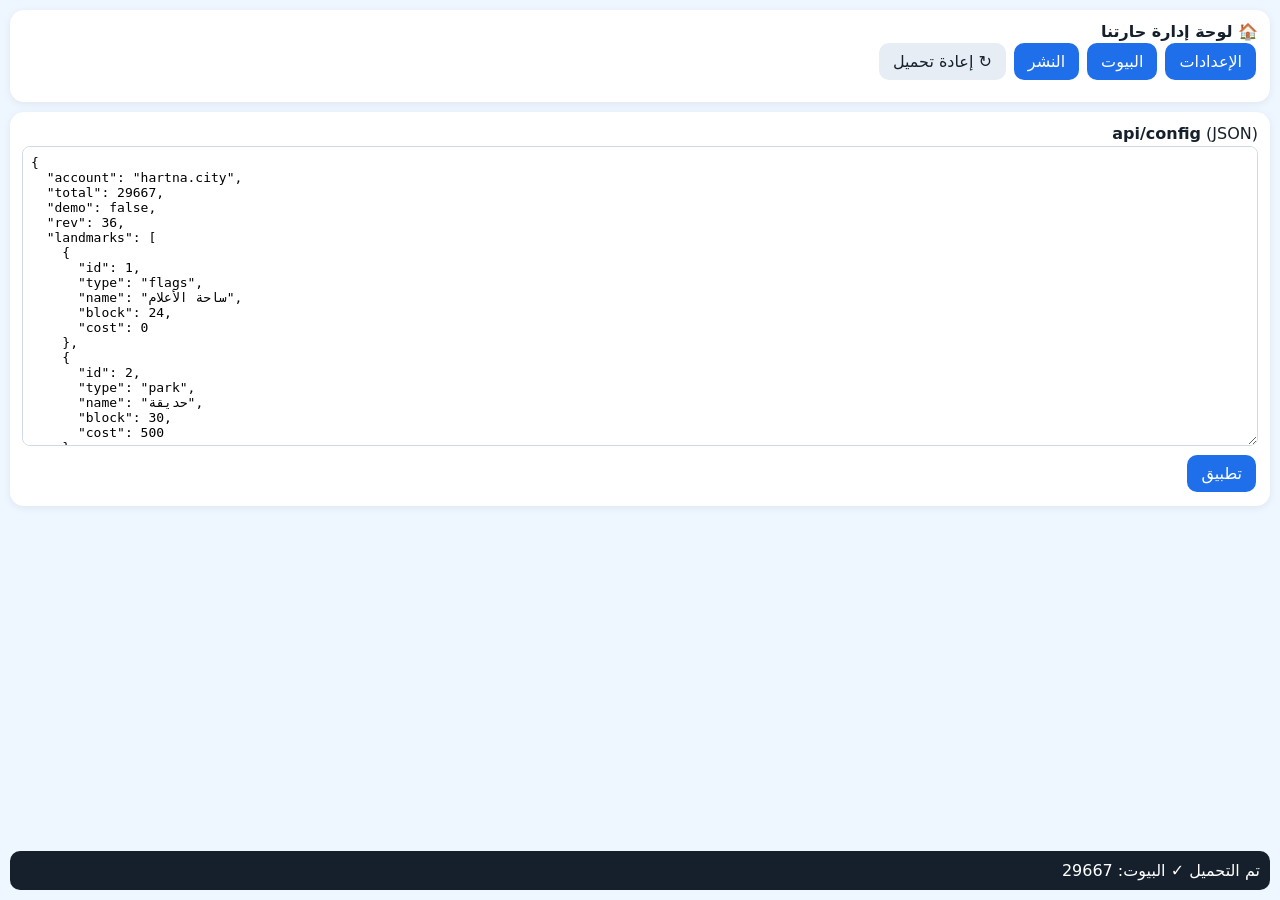
<file: admin.html>
<!doctype html><html lang="ar" dir="rtl"><head><meta charset="utf-8">
<meta name="viewport" content="width=device-width,initial-scale=1">
<meta name="robots" content="noindex"><title>لوحة إدارة حارتنا</title>
<style>
:root{--bg:#eef6ff;--p:#1f6feb;--t:#16202c;--b:#d0dae6}
*{box-sizing:border-box}body{margin:0;font-family:Tajawal,system-ui,sans-serif;background:var(--bg);color:var(--t);padding:10px}
.card{background:#fff;border-radius:14px;padding:12px;margin-bottom:10px;box-shadow:0 2px 8px #0001}
button{background:var(--p);color:#fff;border:0;border-radius:10px;padding:9px 14px;font:inherit;margin:2px}
button.g{background:#e6edf5;color:var(--t)}button.r{background:#d73a49;padding:4px 9px}
input,textarea,select{width:100%;padding:8px;border:1px solid var(--b);border-radius:8px;font:inherit;margin:3px 0}
.tabs{display:flex;gap:4px;overflow:auto;margin-bottom:8px}
.w{overflow:auto;max-height:58vh}table{border-collapse:collapse;width:100%;font-size:13px}
td,th{border:1px solid var(--b);padding:3px;white-space:nowrap;background:#fff}td input{min-width:90px;margin:0;padding:4px}
textarea{font-family:monospace;direction:ltr;min-height:300px}
#msg{position:fixed;bottom:10px;left:10px;right:10px;background:#16202c;color:#fff;padding:10px;border-radius:10px;display:none;z-index:9}
</style></head><body>
<div class="card"><b>🏠 لوحة إدارة حارتنا</b>
<div class="tabs"><button onclick="tab('cfg')">الإعدادات</button><button onclick="tab('houses')">البيوت</button><button onclick="tab('pub')">النشر</button><button class="g" onclick="load()">↻ إعادة تحميل</button></div></div>

<div id="t_cfg" class="card"><b>api/config</b> (JSON)
<textarea id="cfgText"></textarea>
<button onclick="applyCfg()">تطبيق</button></div>

<div id="t_houses" class="card" style="display:none">
<input id="q" placeholder="🔍 بحث في البيوت" oninput="S.filter=this.value;S.page=0;renderH()">
<div id="hInfo"></div>
<button class="g" onclick="S.page=Math.max(0,S.page-1);renderH()">◀ السابق</button>
<button class="g" onclick="S.page++;renderH()">التالي ▶</button>
<button onclick="addRow()">＋ بيت جديد</button>
<div class="w"><table id="hTable"></table></div>
<hr>إحصاء حسب عمود: <select id="sc" onchange="stat()"></select><div id="sOut"></div></div>

<div id="t_pub" class="card" style="display:none"><b>النشر إلى GitHub</b>
<input id="o" placeholder="اسم الحساب" value="Monasbat1">
<input id="r" placeholder="اسم المستودع" value="haretna1">
<input id="b" placeholder="الفرع" value="main">
<input id="tk" type="password" placeholder="Token (ghp_...)">
<button class="g" onclick="saveSet();msg('تم الحفظ على هذا الجهاز')">حفظ الإعدادات</button>
<button class="g" onclick="forget()">نسيان الـ Token</button><hr>
<button onclick="pub('c')">نشر الإعدادات</button>
<button onclick="pub('h')">نشر البيوت</button>
<button onclick="pub('a')">نشر الكل</button><hr>
<button class="g" onclick="dl('config')">تنزيل config</button>
<button class="g" onclick="dl('houses')">تنزيل houses</button></div>
<div id="msg"></div>
<script>
const $=s=>document.querySelector(s);
const S={cfg:null,houses:null,hKey:null,rows:[],page:0,filter:''},PER=40;
const esc=s=>String(s).replace(/[&<>"]/g,c=>({'&':'&amp;','<':'&lt;','>':'&gt;','"':'&quot;'}[c]));
function msg(t){const m=$('#msg');m.textContent=t;m.style.display='block';clearTimeout(msg.t);msg.t=setTimeout(()=>m.style.display='none',4000)}
function tab(n){['cfg','houses','pub'].forEach(x=>$('#t_'+x).style.display=x==n?'block':'none')}
async function load(){try{
 const [c,h]=await Promise.all(['api/config','api/houses'].map(u=>fetch(u+'?_='+Date.now()).then(r=>{if(!r.ok)throw Error(u+' '+r.status);return r.text()})));
 S.cfg=JSON.parse(c);S.houses=JSON.parse(h);S.hKey=null;let a=S.houses;
 if(!Array.isArray(a)){S.hKey=Object.keys(a).find(k=>Array.isArray(a[k]));a=S.hKey?a[S.hKey]:[];if(!S.hKey)msg('تركيبة البيوت غير متوقعة، أرسلها للمطوّر')}
 S.rows=a;$('#cfgText').value=JSON.stringify(S.cfg,null,2);renderH();msg('تم التحميل ✓ البيوت: '+S.rows.length);
}catch(e){msg('خطأ: '+e.message)}}
function cols(){const s=new Set();S.rows.slice(0,100).forEach(r=>r&&typeof r=='object'&&Object.keys(r).forEach(k=>{if(r[k]===null||typeof r[k]!='object')s.add(k)}));return[...s]}
function view(){const f=S.filter.toLowerCase();return S.rows.map((r,i)=>[r,i]).filter(([r])=>!f||JSON.stringify(r).toLowerCase().includes(f))}
function renderH(){const C=cols(),V=view(),P=Math.max(1,Math.ceil(V.length/PER));
 if(S.page>=P)S.page=P-1;const sl=V.slice(S.page*PER,S.page*PER+PER);
 $('#hInfo').textContent=`النتائج ${V.length} من ${S.rows.length} — صفحة ${S.page+1}/${P}`;
 $('#hTable').innerHTML='<tr><th></th>'+C.map(c=>`<th>${esc(c)}</th>`).join('')+'</tr>'+sl.map(([r,i])=>`<tr><td><button class="r" data-del="${i}">✕</button></td>`+C.map(c=>`<td><input data-i="${i}" data-c="${esc(c)}" value="${esc(r[c]??'')}"></td>`).join('')+'</tr>').join('');
 $('#sc').innerHTML=C.map(c=>`<option>${esc(c)}</option>`).join('');stat()}
function stat(){const c=$('#sc').value;if(!c)return;const m={};S.rows.forEach(r=>{const v=r&&r[c];m[v]=(m[v]||0)+1});
 $('#sOut').textContent=Object.entries(m).sort((a,b)=>b[1]-a[1]).slice(0,15).map(([k,v])=>k+': '+v).join(' | ')}
$('#hTable').addEventListener('change',e=>{const t=e.target;if(t.dataset.i===undefined)return;const r=S.rows[+t.dataset.i],k=t.dataset.c,o=r[k];let v=t.value;
 if(typeof o=='number'&&v!==''&&!isNaN(v))v=Number(v);else if(typeof o=='boolean')v=v=='true';r[k]=v});
$('#hTable').addEventListener('click',e=>{const t=e.target.closest('[data-del]');if(t&&confirm('حذف هذا البيت؟')){S.rows.splice(+t.dataset.del,1);renderH()}});
function addRow(){const n={};const f=S.rows[0]||{};Object.keys(f).forEach(k=>n[k]=typeof f[k]=='number'?0:typeof f[k]=='boolean'?false:'');S.rows.unshift(n);S.filter='';$('#q').value='';S.page=0;renderH()}
function applyCfg(){try{S.cfg=JSON.parse($('#cfgText').value);msg('تم التطبيق ✓ اذهب إلى النشر')}catch(e){msg('JSON غير صالح: '+e.message)}}
function saveSet(){try{['o','r','b','tk'].forEach(k=>localStorage.setItem('adm_'+k,$('#'+k).value))}catch(e){}}
function forget(){try{localStorage.removeItem('adm_tk')}catch(e){}$('#tk').value='';msg('تم')}
try{['o','r','b','tk'].forEach(k=>{const v=localStorage.getItem('adm_'+k);if(v)$('#'+k).value=v})}catch(e){}
const G=()=>({o:$('#o').value.trim(),r:$('#r').value.trim(),b:$('#b').value.trim()||'main',t:$('#tk').value.trim()});
async function gh(p,opt={}){const g=G();const res=await fetch(`https://api.github.com/repos/${g.o}/${g.r}/${p}`,{...opt,headers:{Authorization:'Bearer '+g.t,Accept:'application/vnd.github+json','Content-Type':'application/json'}});
 const j=await res.json().catch(()=>({}));if(!res.ok)throw Error(j.message||res.status);return j}
function b64(s){const by=new TextEncoder().encode(s);let bin='';for(let i=0;i<by.length;i+=32768)bin+=String.fromCharCode.apply(null,by.subarray(i,i+32768));return btoa(bin)}
async function push(file,obj){const g=G();const l=await gh(`contents/api?ref=${g.b}`);const ex=l.find(x=>x.name==file);
 await gh(`contents/api/${file}`,{method:'PUT',body:JSON.stringify({message:'admin: update '+file,content:b64(JSON.stringify(obj)),branch:g.b,...(ex?{sha:ex.sha}:{})})})}
async function pub(w){try{saveSet();msg('جاري النشر...');
 if(w!='h'){S.cfg=JSON.parse($('#cfgText').value);await push('config',S.cfg)}
 if(w!='c')await push('houses',S.houses);
 msg('تم النشر ✓ يظهر على الموقع بعد 1-2 دقيقة')}catch(e){msg('فشل: '+e.message)}}
function dl(w){const a=document.createElement('a');a.href=URL.createObjectURL(new Blob([JSON.stringify(w=='config'?S.cfg:S.houses)],{type:'application/json'}));a.download=w+'.json';a.click()}
load();
</script></body></html>
</file>
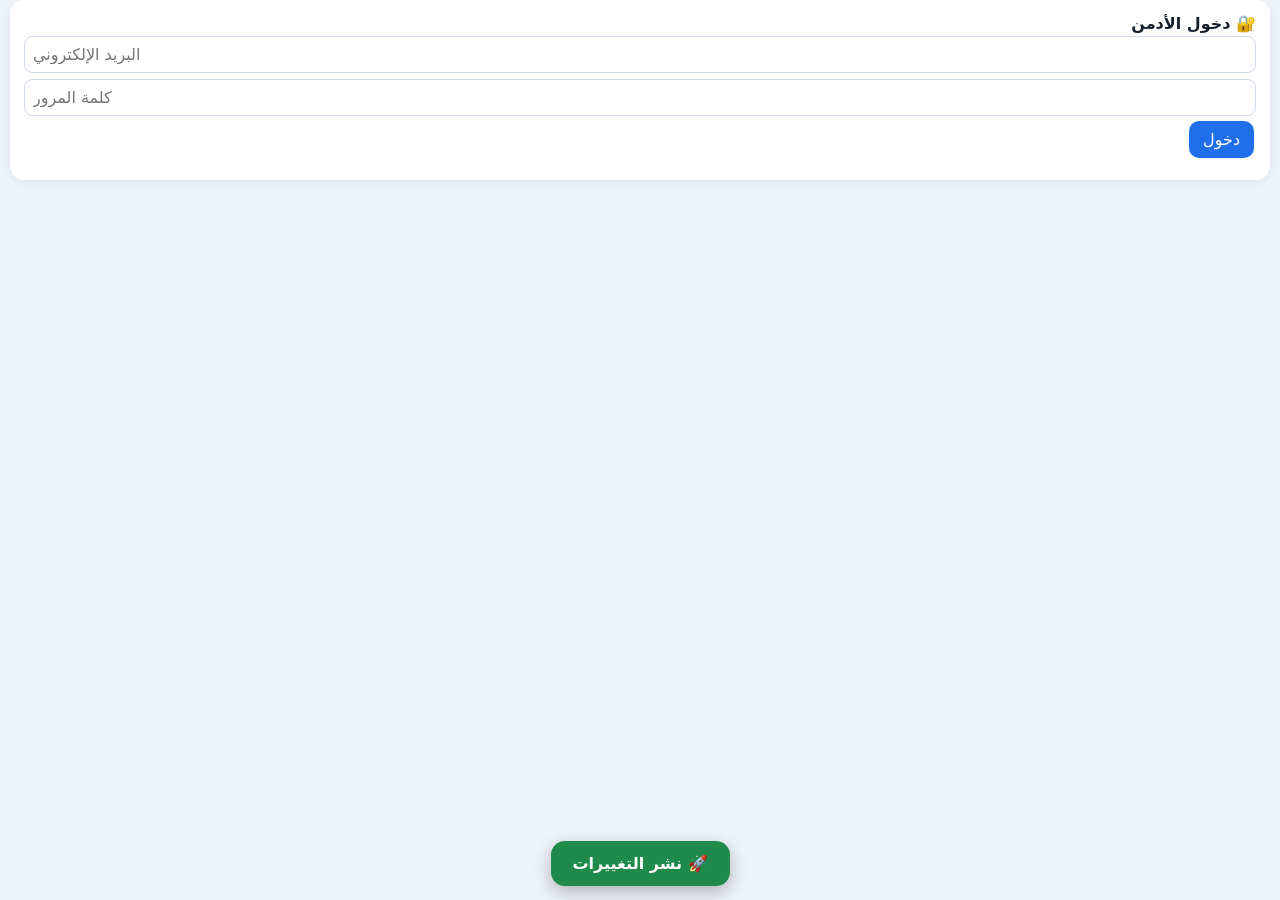
<file: ahmadkaled1998.html>
<!doctype html><html lang="ar" dir="rtl"><head><meta charset="utf-8">
<meta name="viewport" content="width=device-width,initial-scale=1"><meta name="robots" content="noindex,nofollow"><meta name="referrer" content="no-referrer">
<meta http-equiv="Content-Security-Policy" content="default-src 'none'; script-src 'self' 'unsafe-inline'; style-src 'unsafe-inline'; img-src 'self' data: https:; media-src https: blob: data:; connect-src 'self' https://identitytoolkit.googleapis.com https://securetoken.googleapis.com https://ahmad-662ee-default-rtdb.firebaseio.com; base-uri 'none'; form-action 'none'">
<title>لوحة إدارة حارتنا</title>
<style>
:root{--bg:#eef3f9;--p:#1f6feb;--pd:#0a3d91;--t:#16202c;--b:#d0dae6;--mu:#667085;--ok:#1f8a4c;--bad:#d73a49}
*{box-sizing:border-box}body{margin:0;font-family:Tajawal,system-ui,sans-serif;background:var(--bg);color:var(--t);padding:0 0 84px}
.card{background:#fff;border-radius:14px;padding:14px;margin:0 10px 10px;box-shadow:0 2px 8px #0001}
button{background:var(--p);color:#fff;border:0;border-radius:10px;padding:9px 14px;font:inherit;margin:2px;cursor:pointer;white-space:nowrap}
button.g{background:#e6edf5;color:var(--t)}button.r{background:var(--bad);padding:4px 9px}button.ok{background:var(--ok)}button.on{outline:3px solid var(--pd)}
button:disabled{opacity:.5}
input,textarea,select{width:100%;padding:8px;border:1px solid var(--b);border-radius:8px;font:inherit;margin:3px 0}
.w{overflow:auto;max-height:60vh}.row{display:flex;gap:6px;flex-wrap:wrap}.row>*{flex:1;min-width:110px}
table{border-collapse:collapse;width:100%;font-size:13px}td,th{border:1px solid var(--b);padding:3px;white-space:nowrap;background:#fff}
td input,td select{min-width:70px;margin:0;padding:4px}td input[type=checkbox]{min-width:0;width:auto}
textarea{font-family:monospace;direction:ltr;min-height:260px}.dim{opacity:.45}small{color:var(--mu)}
.im{display:inline-block;width:170px;margin:4px;text-align:center;font-size:12px;vertical-align:top}.im img{width:100%;height:90px;object-fit:cover;border-radius:8px;background:#ddd}
#msg{position:fixed;bottom:76px;left:10px;right:10px;background:#16202c;color:#fff;padding:10px;border-radius:10px;display:none;z-index:30}
/* الهيكل: شريط علوي + تنقل مجمّع + زر نشر ثابت */
.top{position:sticky;top:0;z-index:20;background:linear-gradient(135deg,#0a3d91,#1f6feb);color:#fff;padding:10px 12px;display:flex;align-items:center;gap:10px;flex-wrap:wrap;margin-bottom:10px;box-shadow:0 3px 12px #0003}
.top b{font-size:17px}.top small{color:#d6e4ff}.top .sp{flex:1}
.top button{background:#ffffff26;margin:0}.top button:hover{background:#ffffff40}
.nav{display:flex;gap:10px;overflow-x:auto;padding:0 10px 10px;scrollbar-width:thin}
.grp{flex:none;background:#fff;border-radius:14px;padding:6px 8px 8px;box-shadow:0 2px 8px #0001}
.grp>span{display:block;font-size:11px;font-weight:700;color:var(--mu);padding:0 4px 3px}
.grp>div{display:flex;gap:4px}
.grp button{background:#eef3f9;color:var(--t);margin:0;padding:8px 12px;position:relative}
.grp button.on{background:var(--p);color:#fff;outline:0}
.grp button i{position:absolute;top:-5px;inset-inline-start:-4px;min-width:18px;height:18px;border-radius:9px;background:var(--bad);color:#fff;font-size:11px;font-style:normal;display:grid;place-items:center;padding:0 4px}
.bar{display:flex;gap:6px;flex-wrap:wrap;align-items:center;margin:8px 0}.bar .sp{flex:1}
.bar.sec{padding-top:8px;border-top:1px dashed var(--b)}
.fab{position:fixed;bottom:12px;inset-inline:10px;z-index:25;display:flex;gap:8px;justify-content:center;pointer-events:none}
.fab button{pointer-events:auto;box-shadow:0 6px 18px #0004;padding:13px 22px;font-size:16px;font-weight:700;border-radius:14px}
#pubFab{background:var(--ok)}#pubFab.dirty{background:#e8590c;animation:pl 1.6s infinite}@keyframes pl{50%{box-shadow:0 0 0 7px #e8590c33}}
.ord{border:1px solid var(--b);border-radius:12px;padding:10px;margin:8px 0;background:#fff}
.ord.p{border-inline-start:5px solid #e8a400}.ord.a{border-inline-start:5px solid var(--ok)}.ord.r{border-inline-start:5px solid var(--bad)}
.ord .h{display:flex;gap:8px;align-items:center;flex-wrap:wrap}.ord .h b{font-size:15px}.pill{padding:2px 9px;border-radius:99px;font-size:12px;font-weight:700;background:#e6edf5}
.pill.p{background:#fff3cd;color:#8a6d00}.pill.a{background:#d8f5e3;color:var(--ok)}.pill.r{background:#ffd9d9;color:#b02a37}
.qr{width:150px;height:150px;object-fit:contain;border:1px solid var(--b);border-radius:12px;background:#fff}
.tx{direction:ltr;font-family:monospace;background:#f3f6fa;border-radius:8px;padding:4px 8px;display:inline-block;word-break:break-all}
</style></head><body>
<div id="login" class="card"><b>🔐 دخول الأدمن</b>
<input id="em" type="email" autocomplete="username" placeholder="البريد الإلكتروني" dir="ltr">
<input id="pw" type="password" autocomplete="current-password" placeholder="كلمة المرور" dir="ltr">
<button onclick="doLogin()">دخول</button><div id="lerr" style="color:#d73a49;margin-top:6px"></div></div>
<div id="app" style="display:none">
<div class="top"><b>🏠 لوحة إدارة حارتنا</b> <small id="sum"></small><span class="sp"></span><small id="who"></small>
<button onclick="load()" title="إعادة تحميل البيانات">↻ تحديث</button><button onclick="logout()">خروج</button></div>
<div class="nav" id="tabs"></div>

<div id="t_v" class="card" style="display:none">
<b>🎆 احتفالية النصر — التحكم بالمناطق</b>
<p><small>تظهر المؤثرات للزوار بعد الضغط على «🚀 نشر التغييرات». اختر المناطق التي تريد إقامة الاحتفال فيها.</small></p>
<div class="row"><label><input id="vOn" type="checkbox" style="width:auto"> تفعيل الاحتفالية / حفل افتتاح المشفى وإظهاره للزوار</label><label><input id="vFire" type="checkbox" style="width:auto"> ألعاب نارية</label><label><input id="vCrowd" type="checkbox" style="width:auto"> جمهور واحتفالات</label><label><input id="vMusic" type="checkbox" style="width:auto"> إتاحة الموسيقى للزوار</label></div>
<hr><b>📍 حدد المناطق</b><div id="vZones" class="row" style="margin-top:8px"></div>
<div class="bar"><button class="g" onclick="vAll(true)">تحديد كل المناطق</button><button class="g" onclick="vAll(false)">إلغاء التحديد</button><button class="ok" onclick="vApply()">حفظ الإعدادات (ثم اضغط نشر)</button></div>
<small>ملاحظة: الصوت لا يبدأ تلقائياً؛ يضغط الزائر زر تشغيل الموسيقى داخل المدينة احتراماً لإعدادات المتصفح.</small>
</div>
<div id="t_u" class="card">
<div class="row"><input id="q" placeholder="🔍 اسم الحساب أو الرقم" oninput="S.f=this.value;S.page=0;renderU()">
<select id="fl" onchange="S.lv=this.value;S.page=0;renderU()"><option value="">كل المستويات</option><option value="0">محذوف</option><option value="1">1</option><option value="2">2</option><option value="3">3</option><option value="4">4 برج</option><option value="v">فيلا 👑</option></select>
<input id="fc" placeholder="الدولة (SY, JO..)" oninput="S.co=this.value.toUpperCase();S.page=0;renderU()"></div>
<div id="hInfo"></div>
<div class="bar"><button class="g" onclick="S.page=Math.max(0,S.page-1);renderU()">◀ السابق</button><button class="g" onclick="S.page++;renderU()">التالي ▶</button><span class="sp"></span>
<button onclick="addUser()">＋ مستخدم</button><button onclick="addMany()">＋ عدة مستخدمين</button></div>
<div class="bar sec"><button class="g" onclick="selAll()">☑ تحديد الكل</button><button class="g" onclick="selNone()">☐ إلغاء</button><span class="sp"></span>
<button class="r" id="delSel" onclick="delSel()" style="padding:9px 14px">🗑 حذف المحدد (0)</button>
<button class="r" onclick="delAll()" style="padding:9px 14px;background:#8b0000">🗑️ حذف جميع البيوت</button></div>
<details><summary>⚙️ إجراء جماعي على نتائج البحث</summary>
<div class="row"><select id="bl"><option value="1">مستوى 1</option><option value="2">مستوى 2</option><option value="3">مستوى 3</option><option value="4">مستوى 4 (برج)</option></select><button onclick="bulk('lv')">تطبيق المستوى</button>
<button onclick="bulk('vi')">جعلهم فيلا 👑</button><button class="g" onclick="bulk('nv')">إلغاء الفيلا</button>
<input id="bc" placeholder="رمز دولة"><button onclick="bulk('co')">تغيير الدولة</button><button class="r" onclick="bulk('del')">حذف الكل</button></div></details>
<div class="w"><table id="hTable"></table></div></div>

<div id="t_c" class="card" style="display:none"><b>إضافة بيوت من تعليقات إنستغرام</b>
<small>الصق التعليقات (أو اكتب سطراً لكل شخص: اسم الحساب ثم الدولة، مثل: <span dir="ltr">sara_jo</span> الأردن). أتعرّف على اسم الحساب والدولة، وأعرض لك القائمة قبل الإضافة.</small>
<textarea id="cmT" rows="9" style="width:100%;margin:8px 0" placeholder="sara_jo الأردن&#10;omar.x سوريا&#10;lina_lb&#10;لبنان"></textarea>
<button onclick="cmParse()">🔍 تحليل</button><button onclick="cmAdd()">➕ إضافة الجديد للمدينة</button>
<div id="cmOut" class="w" style="margin-top:8px"></div></div>

<div id="t_r" class="card" style="display:none"><b>💎 الرعاة والإعلانات</b>
<details open><summary>صفحة «ادعم المدينة» (تظهر للزوار)</summary>
<label>حساب إنستغرام للتواصل (بدون @)<input id="spC" dir="ltr" onchange="spSave()"></label>
<label>نص التعريف<textarea id="spI" rows="3" style="width:100%" onchange="spSave()"></textarea></label>
<b>قائمة الأسعار</b><div class="w"><table id="spP"></table></div><button class="g" onclick="spAddPrice()">＋ سعر</button></details>
<details open><summary>إضافة راعٍ (معلم أو برج باسمه)</summary>
<div class="row"><input id="spN" placeholder="اسم المتابع (@username)" dir="ltr"><select id="spT"></select><select id="spO"></select><input id="spB" type="number" placeholder="رقم البلوك (اختياري)"></div>
<button onclick="spAddSponsor()">＋ إضافة المعلم</button><div class="w"><table id="spS"></table></div></details>
<details><summary>الإعلانات (شريط صغير في الموقع)</summary><div class="w"><table id="spA"></table></div><button class="g" onclick="spAddAd()">＋ إعلان</button></details>
<details open><summary>📺 الشاشات الإعلانية الكبيرة — شاشة لكل دولة</summary>
<p><small>أضف صورة أو فيديو برابط مباشر. الفيديو يظهر بأزرار التحكم والصوت، والوصف اختياري. اختر الدولة والمعلم القريب منها، ثم اضغط «🚀 نشر التغييرات».</small></p>
<div class="row"><input id="bbTitle" placeholder="عنوان الإعلان"><select id="bbCountry"></select><select id="bbType"><option value="video">فيديو مع صوت</option><option value="image">صورة</option></select></div>
<div class="row"><input id="bbSrc" dir="ltr" placeholder="رابط مباشر للصورة أو الفيديو"><input id="bbLandmark" placeholder="اسم المعلم الأساسي (اختياري)"></div>
<textarea id="bbDesc" rows="2" style="min-height:65px;direction:rtl" placeholder="وصف الإعلان — اختياري"></textarea>
<div class="bar"><button onclick="bbAdd()">＋ إضافة شاشة / إعلان</button><small>يمكن إضافة أكثر من إعلان لكل دولة، ويُعرض النشط منها بالتتابع.</small></div>
<div id="billboardAdmin"></div></details></div>

<div id="t_p" class="card" style="display:none"><b>النقاط والرصيد والمتجر</b>
<div class="row"><label>رصيد المدينة 🪙<input id="coins" type="number"></label><label>نقاط كل بيت جديد<input id="perHouse" type="number"></label><label>اسم الحساب<input id="acc"></label></div>
<b>المتجر</b><div class="w" style="max-height:30vh"><table id="shopT"></table></div><button class="g" onclick="shopAdd()">＋ معلم</button>
<button onclick="applyP()">تطبيق</button><hr>
<b>سباق الأسبوع</b><div class="row"><label>الأسبوع<input id="rw" type="number"></label><label>من<input id="rf" type="number"></label></div>
<button class="g" onclick="newRace()">بدء سباق جديد (7 أيام)</button>
<hr><b>متقدم: كل الإعدادات (JSON) — المعالم، العناوين، الدول، الريلز...</b><textarea id="cfgText"></textarea><button onclick="applyCfg()">تطبيق JSON</button></div>

<div id="t_m" class="card" style="display:none"><b>🏛️ المعالم</b> <small id="lmState"></small>
<div><small>«إزالة» تخفي كل المعالم عن الزوار (الجامع الأموي والبيوت والطرق تبقى، وأماكن البيوت لا تتغير). «إرجاع» يعيدها كما كانت بدون أي فقدان. بعد الضغط اضغط 🚀 نشر.</small></div>
<button id="lmBtn" onclick="lmToggle()">🧹 إزالة كل المعالم</button><hr>
<b>✈️ الطائرات المدنية</b> <small>طائرة لكل بلد تدور حول حارتها وخلفها شريط يرفرف. اكتب اسم صاحبها بعد أن يحصل عليها فيظهر اسمه على الشريط.</small>
<div class="w" style="max-height:40vh"><table id="plT"></table></div>
<button class="g" onclick="plAdd()">＋ طائرة</button><button class="g" onclick="plClear()">حذف كل الطائرات</button><button class="g" onclick="plReset()">↺ الطائرات الست الافتراضية</button><hr>
<b>💬 إشراف الدردشة</b> <small>ينفَّذ فوراً (لا يحتاج نشر).</small>
<div class="row"><button class="r" onclick="modDo('pub')">مسح الدردشة العامة</button><button class="r" onclick="modDo('dm')">مسح كل الرسائل الخاصة</button><button class="g" onclick="modDo('pl')">إخفاء كل الشخصيات الآن</button></div>
<div class="row"><input id="mdN" dir="ltr" placeholder="اسم حساب لفك حجزه من جهاز (username)"><button onclick="modDo('claim')">فك حجز الاسم</button></div></div>

<div id="t_i" class="card" style="display:none"><b>الصور</b> <small>هنا تعديل الأسماء المكتوبة تحت الصور فقط. لاستبدال ملف الصورة نفسه ارفعه على GitHub داخل مجلد img/</small><div id="imgs"></div>
<hr><b>🖼️ صور المعالم السورية</b> <small>ضع أي صورة على أي معلم (قلعة حلب، ساعة إدلب، ساعة الحرية، ساعة حمص، قلعة الحصن، قلعة المرقب، تدمر) مع الاسم المكتوب تحتها. تظهر أمام المعلم بإطار ذهبي بعد 🚀 نشر.</small>
<div class="row"><select id="pcT"></select><input id="pcF" type="file" accept="image/*"><input id="pcX" placeholder="الاسم تحت الصورة"><button onclick="picAdd()">＋ إضافة الصورة</button></div><div id="picsBox"></div></div>

<div id="t_o" class="card" style="display:none"><b>🛒 الطلبات</b> <small>طلبات المتجر: تحقّق من وصول الدفعة ثم اضغط قبول لتفعيل الطلب فوراً.</small>
<div class="bar"><select id="ofl" onchange="S.of=this.value;renderO()" style="max-width:160px"><option value="p">قيد المراجعة</option><option value="a">المقبولة</option><option value="r">المرفوضة</option><option value="">الكل</option></select>
<input id="oq" placeholder="🔍 يوزر أو رمز معاملة" oninput="S.oq=this.value;renderO()"><span class="sp"></span><button class="g" onclick="loadO()">↻ تحديث الطلبات</button></div>
<div id="oList"></div></div>

<div id="t_st" class="card" style="display:none"><b>🏪 إعدادات المتجر والدفع</b> <small>تُحفظ فوراً بزر «حفظ المتجر» ولا تحتاج 🚀 نشر.</small>
<div class="bar sec"><b>💬 الدعم (واتساب)</b></div>
<div class="row"><label>رقم واتساب مع رمز الدولة (بدون +)<input id="stWa" dir="ltr" placeholder="963xxxxxxxxx"></label><label>مهلة قبول الطلب (دقائق)<input id="stHold" type="number" min="1"></label></div>
<div class="bar sec"><b>💳 شام كاش</b></div>
<div class="row"><label>رقم/معرّف الحساب<input id="stSh" dir="ltr"></label><label>اسم صاحب الحساب<input id="stShN"></label></div>
<div class="row" style="align-items:center"><img id="stQr" class="qr" alt="" style="display:none"><div><input type="file" id="stQrF" accept="image/*"><small>صورة حساب شام كاش/QR تظهر للمشتري (تُصغَّر تلقائياً).</small><button class="g" onclick="stQrDel()">حذف الصورة</button></div></div>
<div class="bar sec"><b>₿ العملات الرقمية</b></div>
<div class="w" style="max-height:25vh"><table id="stCr"></table></div><button class="g" onclick="stCrAdd()">＋ محفظة</button>
<div class="bar sec"><b>📦 المنتجات</b></div>
<div class="w" style="max-height:45vh"><table id="stIt"></table></div>
<div class="bar"><button class="g" onclick="stItAdd()">＋ منتج</button><button class="g" onclick="stReset()">↺ المنتجات الافتراضية</button><span class="sp"></span><button class="ok" onclick="stSave()">💾 حفظ المتجر</button></div></div>

<div id="t_vf" class="card" style="display:none"><b>✔️ التوثيق (العلامة الزرقاء والصفراء)</b> <small>يظهر فوراً للجميع بدون نشر.</small>
<div class="row"><input id="vfU" dir="ltr" placeholder="اسم الحساب (username)"><select id="vfT"><option value="blue">🔵 أزرق</option><option value="gold">🟡 أصفر</option></select></div>
<div class="bar"><button class="ok" onclick="vfSet()">✔ توثيق</button><button class="g" onclick="vfDel()">إزالة التوثيق</button><span class="sp"></span><button class="g" onclick="loadVf()">↻ تحديث</button></div>
<div class="w"><table id="vfT2"></table></div></div>

<div id="t_s" class="card" style="display:none"><b>🚀 النشر</b> <small>ينشر التغييرات على قاعدة البيانات، وتظهر للزوار خلال ثوانٍ</small>
<button onclick="pub()">🚀 نشر كل التغييرات</button><hr>
<button class="g" onclick="restoreBackup()">↩️ استرجاع النسخة السابقة (قبل آخر نشر)</button><hr>
<button class="g" onclick="dl('config')">تنزيل config</button><button class="g" onclick="dl('houses')">تنزيل houses</button></div>
</div>
<div class="fab"><button id="pubFab" onclick="pub()">🚀 نشر التغييرات</button></div>
<div id="msg"></div>
<script src="admin-fb.js"></script>
<script>
const $=s=>document.querySelector(s),PER=40,TOWN=['JO','PS','LB','IQ','MA','EG','YE','SA'];
const S={sel:new Set(),cfg:null,hd:null,rows:[],page:0,f:'',lv:'',co:'',imgs:{},dirty:false};
const DEF={'royal-king.jpg':'جلالة الملك عبدالله الثاني ابن الحسين','royal-crown-prince.jpg':'سمو الأمير الحسين بن عبدالله الثاني · ولي العهد','saudi-king.jpg':'خادم الحرمين الشريفين الملك سلمان','saudi-crown-prince.jpg':'ولي العهد الأمير محمد بن سلمان','syria-president.jpg':'فخامة الرئيس أحمد الشرع','sarout.jpg':'الشهيد البطل|عبد الباسط الساروت'};
function setName(n,v){S.cfg.names=S.cfg.names||{};v=v.trim();if(v)S.cfg.names[n]=v;else delete S.cfg.names[n];S.dirty=true}
const IMGS=['club-faisaly.png','club-wehdat.png','royal-crown-prince.jpg','royal-king.jpg','sarout.jpg','saudi-crown-prince.jpg','saudi-king.jpg','syria-president.jpg'];
const esc=s=>String(s??'').replace(/[&<>"]/g,c=>({'&':'&amp;','<':'&lt;','>':'&gt;','"':'&quot;'}[c]));
function msg(t){const m=$('#msg');m.textContent=t;m.style.display='block';clearTimeout(msg.t);msg.t=setTimeout(()=>m.style.display='none',5000)}
const GROUPS=[['👥 المدينة',{u:'👥 المستخدمون',c:'💬 من التعليقات'}],['🛍️ المتجر',{o:'🛒 الطلبات',st:'🏪 المتجر والدفع',vf:'✔️ التوثيق'}],['🏛️ المحتوى',{m:'🏛️ المعالم والطائرات',i:'🖼️ الصور',v:'🎆 احتفالية النصر'}],['💎 المال',{r:'💎 الرعاة والإعلانات',p:'🪙 النقاط والإعدادات'}],['⚙️ النظام',{s:'🚀 النشر'}]];
const TABS=Object.assign({},...GROUPS.map(g=>g[1]));
const VICTORY_ZONES=[['aleppo','حلب'],['idlib','إدلب'],['freedom','الحرية'],['homs','حمص'],['krak','وادي النصارى'],['marqab','بانياس'],['palmyra','تدمر'],['hospital','مشفى معرة النعمان الوطني · حفل الافتتاح']];
function vFill(){if(!S.cfg)return;const p=S.cfg.party||{};$('#vOn').checked=!!p.on;$('#vFire').checked=p.fireworks!==false;$('#vCrowd').checked=p.crowd!==false;$('#vMusic').checked=p.music!==false;const chosen=new Set(Array.isArray(p.zones)?p.zones:VICTORY_ZONES.map(z=>z[0]));$('#vZones').innerHTML=VICTORY_ZONES.map(([id,n])=>`<label style="display:flex;align-items:center;gap:7px;min-width:130px"><input type="checkbox" data-vzone="${id}" ${chosen.has(id)?'checked':''} style="width:auto"> ${n}</label>`).join('')}
function vAll(on){document.querySelectorAll('[data-vzone]').forEach(x=>x.checked=on)}
function vApply(){if(!S.cfg)return;S.cfg.party={on:$('#vOn').checked,fireworks:$('#vFire').checked,crowd:$('#vCrowd').checked,music:$('#vMusic').checked,zones:[...document.querySelectorAll('[data-vzone]:checked')].map(x=>x.dataset.vzone)};S.dirty=true;msg('تم تجهيز إعدادات الاحتفالية — اضغط 🚀 نشر لتظهر للزوار')}

$('#tabs').innerHTML=GROUPS.map(([t,o])=>`<div class="grp"><span>${t}</span><div>${Object.entries(o).map(([k,v])=>`<button data-t="${k}" onclick="tab('${k}')">${v}${k=='o'?'<i id="oBadge" style="display:none">0</i>':''}</button>`).join('')}</div></div>`).join('');
function tab(n){Object.keys(TABS).forEach(x=>{$('#t_'+x).style.display=x==n?'block':'none'});document.querySelectorAll('[data-t]').forEach(b=>b.classList.toggle('on',b.dataset.t==n));if(n=='p')fillP();if(n=='r')spFill();if(n=='m')fillM();if(n=='i')renderI();if(n=='o')loadO();if(n=='st')loadSt();if(n=='vf')loadVf();if(n=='v')vFill();window.scrollTo({top:0})}
async function load(){try{
 let cs=null,hs=null;
 try{[cs,hs]=await Promise.all([FBA.get('city/config'),FBA.get('city/houses')])}catch(e){if(e.message==='DENIED')throw Error('ليس لديك صلاحية')}
 const fromDb=typeof cs==='string'&&typeof hs==='string';let c,h;
 if(fromDb){c=JSON.parse(cs);h=JSON.parse(hs)}
 else{[c,h]=await Promise.all(['api/config','api/houses'].map(u=>fetch(u+'?_='+Date.now()).then(r=>{if(!r.ok)throw Error(u+' '+r.status);return r.json()})))}
 S.prev=fromDb?{config:cs,houses:hs}:null;
 S.cfg=c;S.hd=h;let a=h.houses||[],cut=0;while(a.length&&!Array.isArray(a[0])){a=a.slice(1);cut++}
 a=a.filter((r,i)=>Array.isArray(r)||(cut++,false));S.rows=a;if(cut){S.dirty=true;msg('تم تنظيف '+cut+' صف تالف تلقائياً، انشر ليُحفظ')}
 S.pk=[];if(fromDb){try{const p=await FBA.get('pending');if(p&&typeof p==='object'){const have=new Set(S.rows.map(r=>String(r[1]).toLowerCase()));let add=0;
  for(const [k,v] of Object.entries(p).sort((x,y)=>(x[1].t-y[1].t)||(x[0]<y[0]?-1:1))){S.pk.push(k);const u=v&&typeof v.u==='string'?v.u:'',cc=v&&typeof v.c==='string'?v.c.toUpperCase():'';
   if(!u||!cc||have.has(u.toLowerCase()))continue;have.add(u.toLowerCase());S.rows.push([S.rows.length+1,u,1,cc,TOWN.includes(cc)?cc:'',0,0]);add++}
  if(add){S.dirty=true;msg('أُضيف '+add+' بيت جديد من تعليقات إنستغرام — اضغط 🚀 نشر')}}}catch(e){}}
 renderU();fillP();sum();if(!fromDb){S.dirty=true;msg('القاعدة فارغة: حمّلنا البيانات من الملفات، اضغط 🚀 نشر لرفعها لأول مرة')}else if(!cut)msg('تم التحميل ✓')}catch(e){msg('خطأ: '+e.message)}}
function sum(){const a=S.rows,live=a.filter(r=>r[1]).length;$('#sum').textContent=`— ${live} مستخدم فعّال / ${a.length} خانة | 🪙 ${S.cfg.coins} | rev ${S.cfg.rev}`}
function view(){const f=S.f.trim().toLowerCase();return S.rows.filter(r=>{
 if(f&&!(String(r[1]).toLowerCase().includes(f)||String(r[0])===f))return false;
 if(S.lv==='v'&&r[6]!==1)return false;if(S.lv!==''&&S.lv!=='v'&&String(r[2])!==S.lv)return false;
 if(S.co&&r[3]!==S.co)return false;return true})}
function renderU(){const V=view(),P=Math.max(1,Math.ceil(V.length/PER));if(S.page>=P)S.page=P-1;
 $('#hInfo').textContent=`النتائج ${V.length} — صفحة ${S.page+1}/${P}`;
 $('#hTable').innerHTML='<tr><th><input type="checkbox" id="selPage" title="تحديد هذه الصفحة" onchange="selPage(this.checked)"></th><th></th><th>#</th><th>الحساب</th><th>المستوى</th><th>الدولة</th><th>الحارة</th><th>فيلا</th></tr>'+
 V.slice(S.page*PER,S.page*PER+PER).map(r=>{const i=r[0]-1;return `<tr class="${r[1]?'':'dim'}"><td><input type="checkbox" data-sel="${i}"${S.sel.has(i)?' checked':''}></td><td><button class="r" data-d="${i}">✕</button></td><td>${r[0]}</td>
 <td><input data-i="${i}" data-k="1" value="${esc(r[1])}"></td>
 <td><select data-i="${i}" data-k="2">${[0,1,2,3,4].map(l=>`<option value="${l}"${l==r[2]?' selected':''}>${l?l:'محذوف'}</option>`).join('')}</select></td>
 <td><input data-i="${i}" data-k="3" value="${esc(r[3])}" maxlength="2"></td><td><input data-i="${i}" data-k="4" value="${esc(r[4])}" maxlength="2"></td>
 <td><input type="checkbox" data-i="${i}" data-k="6"${r[6]===1?' checked':''}></td></tr>`}).join('')}
$('#hTable').addEventListener('change',e=>{const t=e.target;if(t.dataset.sel!==undefined){const n=+t.dataset.sel;t.checked?S.sel.add(n):S.sel.delete(n);selCount();return}const i=t.dataset.i;if(i===undefined)return;const r=S.rows[+i],k=+t.dataset.k;
 if(k==6)r[6]=t.checked?1:0;else if(k==2){r[2]=+t.value;if(!r[2])r[1]=''}else if(k==1){r[1]=t.value.trim().replace(/^@+/,'');if(r[1]&&!r[2])r[2]=1;if(!r[1])r[2]=0}
 else r[k]=t.value.trim().toUpperCase();S.dirty=true;sum();if(k==1||k==2)renderU()});
// الحذف = تفريغ الخانة (لا نزيل الصف أبداً حتى لا تتحرك بيوت الآخرين)
function wipe(r){r[1]='';r[2]=0;r[3]='';r[4]='';r[5]=0;r[6]=0}
$('#hTable').addEventListener('click',e=>{const t=e.target.closest('[data-d]');if(t&&confirm('حذف هذا المستخدم؟ (تبقى خانته فارغة)')){wipe(S.rows[+t.dataset.d]);S.dirty=true;renderU();sum()}});
function selCount(){$('#delSel').textContent='🗑 حذف المحدد ('+S.sel.size+')'}
function selPage(on){document.querySelectorAll('#hTable [data-sel]').forEach(c=>{c.checked=on;const n=+c.dataset.sel;on?S.sel.add(n):S.sel.delete(n)});selCount()}
function selAll(){view().forEach(r=>{if(r[1])S.sel.add(r[0]-1)});renderU();selCount()}
function selNone(){S.sel.clear();renderU();selCount()}
function delSel(){const n=S.sel.size;if(!n)return msg('لم تحدد أحداً');if(!confirm('حذف '+n+' مستخدم محدد؟'))return;
 S.sel.forEach(i=>wipe(S.rows[i]));S.sel.clear();S.dirty=true;renderU();sum();selCount();msg('تم حذف '+n+' — اضغط نشر')}
function delAll(){const live=S.rows.filter(r=>r[1]).length;if(!confirm('سيتم حذف جميع البيوت ('+live+') من المدينة. هل أنت متأكد؟'))return;
 if((prompt('للتأكيد اكتب كلمة: حذف')||'').trim()!=='حذف')return msg('أُلغي الحذف');
 S.rows=[];S.sel.clear();S.cfg.race=S.cfg.race||{};S.cfg.race.from=0;S.dirty=true;renderU();sum();selCount();msg('تم حذف جميع البيوت — اضغط 🚀 نشر ليختفوا من المدينة')}
function addMany(){const t=prompt('اكتب كل مستخدم في سطر (اسم الحساب أو: اسم الحساب,SY):');if(!t)return;let n=0,skip=0;const have=new Set(S.rows.map(r=>String(r[1]).toLowerCase()));
 t.split(/\n/).forEach(l=>{const [u0,c0]=l.split(/[,،\s]+/);const u=(u0||'').trim().replace(/^@+/,'');if(!u)return;if(have.has(u.toLowerCase())){skip++;return}
  have.add(u.toLowerCase());const cc=(c0||'SY').trim().toUpperCase();S.rows.push([S.rows.length+1,u,1,cc,TOWN.includes(cc)?cc:'',0,0]);n++});
 S.dirty=true;renderU();sum();msg('أُضيف '+n+(skip?' (تجاهل '+skip+' مكرر)':'')+' — اضغط نشر')}
const AL={SY:['سوريه','الشام'],US:['امريكا','الولايات المتحده','امريكه'],GB:['بريطانيا','انجلترا','المملكه المتحده'],TR:['تركيه'],AE:['الامارات'],SA:['السعوديه','المملكه العربيه السعوديه'],KR:['كوريا الجنوبيه'],PS:['غزه']};
const nrm=s=>String(s||'').normalize('NFKC').toLowerCase().replace(/[\u064B-\u065F\u0670\u0640]/g,'').replace(/[أإآٱ]/g,'ا').replace(/ى/g,'ي').replace(/ة/g,'ه').replace(/ؤ/g,'و').replace(/ئ/g,'ي').replace(/[^\p{L}\p{N}]+/gu,' ').trim();
const sal=s=>nrm(s).split(' ').filter(Boolean).map(t=>t.length>3&&t.startsWith('ال')?t.slice(2):t).join(' ');
function cmCountry(text){const C=(S.cfg&&S.cfg.countries)||{},hay=' '+sal(text)+' ';let b=null;
 const t=(c,p0)=>{const p=sal(p0);if(!p)return;const at=hay.indexOf(' '+p+' ');if(at<0)return;if(!b||at<b.at||(at===b.at&&p.length>b.len))b={c,at,len:p.length}};
 for(const [c,n] of Object.entries(C))t(c,n);for(const [c,l] of Object.entries(AL))l.forEach(a=>t(c,a));return b?b.c:null}
const NOISE=/^(reply|like|likes?|view \d+ more repl\w+|view repl\w+|hide repl\w+|see translation|translate|edited|verified|pinned|ردّ|رد|إعجاب|اعجاب|أعجبني|عرض الردود.*|إخفاء الردود.*|عرض الترجمة|\d+\s*(w|d|h|m|s|أسبوع|يوم|ساعة|دقيقة)|\d+ likes?|\d+ إعجاب.*)$/i;
function cmParse(){if(!S.cfg)return msg('لم تُحمَّل البيانات بعد');
 const L=$('#cmT').value.split('\n').map(x=>x.trim()).filter(x=>x&&!NOISE.test(x));
 const have=new Set(S.rows.map(r=>String(r[1]).toLowerCase())),seen=new Set(),out=[],bad=[];
 const push=(u,c)=>{u=u.toLowerCase();if(seen.has(u))return;seen.add(u);out.push({u,c,dup:have.has(u)})};
 for(let i=0;i<L.length;i++){const l=L[i];let m=/^@?([a-z0-9._]{1,30})\s*[:：\-–—]?\s+(.+)$/i.exec(l);
  if(m){const c=cmCountry(m[2]);if(c){push(m[1],c);continue}}
  m=/^@?([a-z0-9._]{1,30})$/i.exec(l);if(m&&i+1<L.length){const c=cmCountry(L[i+1]);if(c){push(m[1],c);i++;continue}}
  bad.push(l)}
 S.cm=out;S.cmb=bad;cmShow()}
function cmShow(){const o=S.cm||[],bad=S.cmb||[],nm=(S.cfg&&S.cfg.countries)||{};
 $('#cmOut').innerHTML=(o.length?'<table><tr><th></th><th>الحساب</th><th>الدولة</th><th>الحالة</th></tr>'+o.map((x,i)=>`<tr><td><button class="g" onclick="cmDel(${i})">✕</button></td><td dir="ltr">@${esc(x.u)}</td><td>${esc(nm[x.c]||x.c)} (${esc(x.c)})</td><td>${x.dup?'موجود مسبقاً (يُتجاهل)':'جديد ✓'}</td></tr>`).join('')+'</table>':'<small>لم أجد أي تعليق مفهوم</small>')+(bad.length?`<details><summary>أسطر لم أفهمها (${bad.length})</summary>${bad.map(b=>`<div>${esc(b)}</div>`).join('')}</details>`:'')}
function cmDel(i){S.cm.splice(i,1);cmShow()}
function cmAdd(){const a=(S.cm||[]).filter(x=>!x.dup);if(!a.length)return msg('لا يوجد جديد للإضافة');
 const have=new Set(S.rows.map(r=>String(r[1]).toLowerCase()));let n=0;
 a.forEach(x=>{if(have.has(x.u))return;have.add(x.u);S.rows.push([S.rows.length+1,x.u,1,x.c,TOWN.includes(x.c)?x.c:'',0,0]);n++});
 S.cm=[];S.cmb=[];$('#cmT').value='';cmShow();S.dirty=true;renderU();sum();msg('أُضيف '+n+' بيت — اضغط 🚀 نشر')}
function spCfg(){const c=S.cfg;c.support=c.support||{contact:'',intro:'',prices:[]};c.support.prices=c.support.prices||[];c.sponsors=c.sponsors||[];c.ads=c.ads||[];c.landmarks=c.landmarks||[];return c}
function spFill(){if(!S.cfg)return;const c=spCfg(),sp=c.support,cn=c.countries||{};
 $('#spC').value=sp.contact||'';$('#spI').value=sp.intro||'';
 $('#spP').innerHTML='<tr><th></th><th>الاسم</th><th>السعر</th><th>وصف</th></tr>'+sp.prices.map((p,i)=>`<tr><td><button class="r" onclick="spDel('p',${i})">✕</button></td><td><input value="${esc(p.name)}" onchange="spEdit('p',${i},'name',this.value)"></td><td><input value="${esc(p.price)}" onchange="spEdit('p',${i},'price',this.value)"></td><td><input value="${esc(p.desc)}" onchange="spEdit('p',${i},'desc',this.value)"></td></tr>`).join('');
 $('#spT').innerHTML=(c.shop||[]).map(s=>`<option value="${esc(s.type)}">${esc(s.name)}</option>`).join('');
 $('#spO').innerHTML='<option value="">سوريا (الوسط)</option>'+TOWN.map(t=>`<option value="${t}">${esc(cn[t]||t)}</option>`).join('');
 $('#spS').innerHTML='<tr><th></th><th>الراعي</th><th>المعلم</th><th>الدولة</th><th>بلوك</th><th>التاريخ</th></tr>'+c.sponsors.map((x,i)=>`<tr><td><button class="r" onclick="spDelSponsor(${i})">✕</button></td><td dir="ltr">@${esc(x.name)}</td><td>${esc(x.item)}</td><td>${esc(x.t?(cn[x.t]||x.t):'سوريا')}</td><td>${esc(x.block)}</td><td>${esc(x.date)}</td></tr>`).join('');
 $('#spA').innerHTML='<tr><th></th><th>العنوان</th><th>صورة (رابط)</th><th>رابط الإعلان</th><th>فعّال</th></tr>'+c.ads.map((a,i)=>`<tr><td><button class="r" onclick="spDel('a',${i})">✕</button></td><td><input value="${esc(a.title)}" onchange="spEdit('a',${i},'title',this.value)"></td><td><input dir="ltr" value="${esc(a.img)}" onchange="spEdit('a',${i},'img',this.value)"></td><td><input dir="ltr" value="${esc(a.link)}" onchange="spEdit('a',${i},'link',this.value)"></td><td><input type="checkbox" ${a.active!==false?'checked':''} onchange="spEdit('a',${i},'active',this.checked)"></td></tr>`).join('')
 c.billboards=Array.isArray(c.billboards)?c.billboards:[];$('#bbCountry').innerHTML='<option value="">سوريا</option>'+TOWN.map(t=>`<option value="${t}">${esc(cn[t]||t)}</option>`).join('');bbFill();}
function spList(w){const c=spCfg();return w=='p'?c.support.prices:c.ads}
function spSave(){const c=spCfg();c.support.contact=$('#spC').value.trim().replace(/^@+/,'');c.support.intro=$('#spI').value;S.dirty=true}
function spEdit(w,i,k,v){const a=spList(w);if(!a[i])return;a[i][k]=v;S.dirty=true}
function spDel(w,i){spList(w).splice(i,1);S.dirty=true;spFill()}
function spAddPrice(){spCfg().support.prices.push({name:'برج باسمك',price:'',desc:''});S.dirty=true;spFill()}
function spAddAd(){spCfg().ads.push({title:'إعلان جديد',img:'',link:'',active:true});S.dirty=true;spFill()}
function bbFill(){const a=spCfg().billboards;const cn=S.cfg.countries||{};$('#billboardAdmin').innerHTML=a.map((x,i)=>`<div class="ord"><div class="h"><b>${esc(x.title||'شاشة إعلانية')}</b><span class="pill">${esc(x.country?(cn[x.country]||x.country):'سوريا')}</span><span class="pill">${x.type==='video'?'فيديو':'صورة'}</span><span class="sp"></span><label><input type="checkbox" style="width:auto" ${x.active!==false?'checked':''} onchange="bbEdit(${i},'active',this.checked)"> فعّال</label><button class="r" onclick="bbDel(${i})">حذف</button></div><div class="row"><input value="${esc(x.title||'')}" placeholder="العنوان" onchange="bbEdit(${i},'title',this.value)"><select onchange="bbEdit(${i},'country',this.value)"><option value="" ${!x.country?'selected':''}>سوريا</option>${TOWN.map(t=>`<option value="${t}" ${x.country===t?'selected':''}>${esc(cn[t]||t)}</option>`).join('')}</select><select onchange="bbEdit(${i},'type',this.value)"><option value="video" ${x.type==='video'?'selected':''}>فيديو</option><option value="image" ${x.type==='image'?'selected':''}>صورة</option></select></div><input dir="ltr" value="${esc(x.src||'')}" placeholder="رابط الوسائط" onchange="bbEdit(${i},'src',this.value)"><div class="row"><input value="${esc(x.landmark||'')}" placeholder="المعلم القريب" onchange="bbEdit(${i},'landmark',this.value)"><input value="${esc(x.desc||'')}" placeholder="الوصف (اختياري)" onchange="bbEdit(${i},'desc',this.value)"></div></div>`).join('')||'<small>لا توجد شاشات إعلانية بعد.</small>'}
function bbEdit(i,k,v){const a=spCfg().billboards[i];if(!a)return;a[k]=v;S.dirty=true}
function bbDel(i){if(!confirm('حذف هذه الشاشة؟'))return;spCfg().billboards.splice(i,1);S.dirty=true;bbFill()}
function bbAdd(){const title=$('#bbTitle').value.trim(),src=$('#bbSrc').value.trim();if(!src)return msg('أدخل رابط الصورة أو الفيديو');if(!/^https?:\/\//i.test(src))return msg('يجب أن يبدأ الرابط بـ https:// أو http://');spCfg().billboards.push({id:Date.now(),title,country:$('#bbCountry').value,type:$('#bbType').value,src,landmark:$('#bbLandmark').value.trim(),desc:$('#bbDesc').value.trim(),active:true});$('#bbTitle').value='';$('#bbSrc').value='';$('#bbLandmark').value='';$('#bbDesc').value='';S.dirty=true;bbFill();msg('تمت إضافة الشاشة — اضغط 🚀 نشر التغييرات')}

function spAddSponsor(){if(!S.cfg)return msg('لم تُحمَّل البيانات بعد');const c=spCfg();
 const nm=$('#spN').value.trim().replace(/^@+/,'');if(!/^[A-Za-z0-9._]{1,30}$/.test(nm))return msg('اكتب اسم حساب إنستغرام صحيح (حروف إنجليزية وأرقام ونقطة وشرطة سفلية)');
 const type=$('#spT').value,town=$('#spO').value;if(!type)return msg('أضف معلماً في المتجر أولاً (تبويب النقاط)');
 const used=new Set(c.landmarks.filter(l=>(l.t||'')===town).map(l=>l.block));
 let b=parseInt($('#spB').value,10);
 if(!(b>=1)){b=Math.max(town?4:8,...used)+1}else if(used.has(b))return msg('هذا البلوك مستخدم بمعلم آخر');
 const sh=(c.shop||[]).find(s=>s.type===type)||{name:type};
 const id=c.landmarks.reduce((m,l)=>Math.max(m,l.id||0),0)+1;
 const lm={id,type,name:(sh.name+' · @'+nm).slice(0,40),block:b,cost:0};if(town)lm.t=town;
 c.landmarks.push(lm);c.sponsors.push({id,name:nm,item:sh.name,t:town,block:b,date:new Date().toISOString().slice(0,10)});
 $('#spN').value='';$('#spB').value='';S.dirty=true;spFill();msg('أُضيف المعلم في البلوك '+b+' — اضغط 🚀 نشر ثم راجعه في المدينة')}
function spDelSponsor(i){const c=spCfg(),x=c.sponsors[i];if(!x)return;if(!confirm('حذف هذا الراعي ومعلمه من المدينة؟'))return;
 c.landmarks=c.landmarks.filter(l=>l.id!==x.id);c.sponsors.splice(i,1);S.dirty=true;spFill();msg('حُذف — اضغط 🚀 نشر')}
function addUser(){const u=(prompt('اسم الحساب (إنستغرام):')||'').trim().replace(/^@+/,'');if(!u)return;
 if(S.rows.some(r=>r[1].toLowerCase()==u.toLowerCase()))return msg('الحساب موجود مسبقاً');
 const cc=(prompt('رمز الدولة (SY, JO, PS, LB...):','SY')||'SY').trim().toUpperCase();
 S.rows.push([S.rows.length+1,u,1,cc,TOWN.includes(cc)?cc:'',0,0]);S.dirty=true;S.f=u;$('#q').value=u;renderU();sum();msg('تمت الإضافة (آخر الخريطة)')}
function bulk(a){const V=view();if(!V.length)return;if(V.length>200&&!confirm('سيُطبّق على '+V.length+' حساب. متأكد؟'))return;
 if(a=='del'&&!confirm('حذف '+V.length+' مستخدم؟'))return;
 V.forEach(r=>{if(a=='lv'&&r[1])r[2]=+$('#bl').value;if(a=='vi'&&r[1])r[6]=1;if(a=='nv')r[6]=0;if(a=='co'&&r[1])r[3]=$('#bc').value.trim().toUpperCase();if(a=='del')wipe(r)});
 S.dirty=true;renderU();sum();msg('تم على '+V.length)}

function fillP(){if(!S.cfg)return;const c=S.cfg;$('#coins').value=c.coins??0;$('#perHouse').value=c.perHouse??0;$('#acc').value=c.account||'';
 $('#rw').value=c.race?.week??1;$('#rf').value=c.race?.from??0;$('#cfgText').value=JSON.stringify(c,null,2);
 $('#shopT').innerHTML='<tr><th></th><th>النوع</th><th>الاسم</th><th>السعر</th></tr>'+(c.shop||[]).map((s,i)=>`<tr><td><button class="r" onclick="shopDel(${i})">✕</button></td>
 <td><input data-s="${i}" data-k="type" value="${esc(s.type)}"></td><td><input data-s="${i}" data-k="name" value="${esc(s.name)}"></td><td><input data-s="${i}" data-k="price" type="number" value="${s.price}"></td></tr>`).join('')}
function shopAdd(){(S.cfg.shop=S.cfg.shop||[]).push({type:'park',name:'معلم جديد',price:1000});S.dirty=true;fillP()}
function shopDel(i){S.cfg.shop.splice(i,1);S.dirty=true;fillP()}
$('#shopT').addEventListener('change',e=>{const t=e.target;if(t.dataset.s===undefined)return;S.cfg.shop[+t.dataset.s][t.dataset.k]=t.dataset.k=='price'?+t.value:t.value;S.dirty=true});
function applyP(){const c=S.cfg;c.coins=+$('#coins').value||0;c.perHouse=+$('#perHouse').value||0;c.account=$('#acc').value.trim()||c.account;
 c.race=c.race||{};c.race.week=+$('#rw').value||1;c.race.from=+$('#rf').value||0;S.dirty=true;fillP();sum();msg('تم التطبيق ✓ اذهب إلى النشر')}
function newRace(){const c=S.cfg,n=Date.now();c.race={...(c.race||{}),week:(c.race?.week||0)+1,start:n,end:n+6048e5,from:S.rows.length,last:null,podium:null};S.dirty=true;fillP();msg('سباق جديد ✓')}
function applyCfg(){try{S.cfg=JSON.parse($('#cfgText').value);S.dirty=true;fillP();sum();msg('تم التطبيق ✓')}catch(e){msg('JSON غير صالح: '+e.message)}}


const PIC_T={aleppo:'قلعة حلب (منطقة حلب)',idlib:'ساعة إدلب',freedom:'ساعة الحرية',homs:'ساعة حمص',krak:'قلعة الحصن',marqab:'قلعة المرقب (بانياس)',palmyra:'تدمر'};
function picList(){S.cfg.pics=Array.isArray(S.cfg.pics)?S.cfg.pics:[];return S.cfg.pics}
function picFill(){const o=Object.entries(PIC_T).map(([k,v])=>`<option value="${k}">${esc(v)}</option>`).join('');if(!$('#pcT').options.length)$('#pcT').innerHTML=o;
 $('#picsBox').innerHTML=picList().map((q,i)=>`<div class="im"><img src="${esc(q.img)}"><select onchange="picEdit(${i},'t',this.value)">${Object.entries(PIC_T).map(([k,v])=>`<option value="${k}"${q.t===k?' selected':''}>${esc(v)}</option>`).join('')}</select><input value="${esc(q.text||'')}" placeholder="الاسم تحت الصورة" onchange="picEdit(${i},'text',this.value)"><button class="r" onclick="picDel(${i})">✕ حذف</button></div>`).join('')||'<small>لا توجد صور بعد</small>'}
function picShrink(file,max=720){return new Promise((ok,no)=>{const r=new FileReader();r.onerror=()=>no(new Error('تعذّر قراءة الملف'));r.onload=()=>{const im=new Image();im.onerror=()=>no(new Error('ليست صورة صالحة'));im.onload=()=>{const k=Math.min(1,max/Math.max(im.width,im.height)),c=document.createElement('canvas');c.width=Math.round(im.width*k);c.height=Math.round(im.height*k);c.getContext('2d').drawImage(im,0,0,c.width,c.height);ok(c.toDataURL('image/jpeg',0.82))};im.src=r.result};r.readAsDataURL(file)})}
async function picAdd(){const f=$('#pcF').files[0];if(!f)return msg('اختر صورة أولاً');try{const img=await picShrink(f),L=picList();L.push({id:Math.max(0,...L.map(q=>q.id||0))+1,t:$('#pcT').value,img,text:$('#pcX').value.trim()});S.dirty=true;$('#pcF').value='';$('#pcX').value='';picFill();msg('أُضيفت الصورة — اضغط 🚀 نشر لتظهر في المدينة')}catch(e){msg('فشل: '+e.message)}}
function picEdit(i,k,v){picList()[i][k]=k==='text'?String(v).trim():v;S.dirty=true}
function picDel(i){picList().splice(i,1);S.dirty=true;picFill()}
function renderI(){picFill();$('#imgs').innerHTML=IMGS.map(n=>`<div class="im"><img src="img/${esc(n)}?_=${Date.now()}"><div>${esc(n)}</div>${DEF[n]?`<input placeholder="${esc(DEF[n])}" title="الاسم تحت الصورة${n=='sarout.jpg'?' (سطران مفصولان بـ |)':''}" value="${esc((S.cfg&&S.cfg.names&&S.cfg.names[n])||'')}" oninput="setName('${esc(n)}',this.value)">`:''}</div>`).join('')}

async function pub(){try{
 if(!S.cfg||!S.hd)return msg('لم تُحمَّل البيانات بعد');
 msg('جاري النشر...');
 const c=S.cfg,h=S.hd;c.rev=(c.rev||0)+1;c.total=h.total=S.rows.length;h.rev=c.rev;h.coins=c.coins;h.fv=(h.fv||0)+1;h.houses=S.rows;
 const cs=JSON.stringify(c),hs=JSON.stringify(h);
 const body={'city/config':cs,'city/houses':hs,'city/meta':{rev:c.rev,fv:h.fv,total:h.total,coins:h.coins}};
 if(S.prev){body['backup/config']=S.prev.config;body['backup/houses']=S.prev.houses}
 (S.pk||[]).forEach(k=>{body['pending/'+k]=null});
 await FBA.patch('',body);
 S.prev={config:cs,houses:hs};S.pk=[];S.dirty=false;sum();msg('تم النشر ✓ يظهر للزوار خلال ثوانٍ (الصفحات المفتوحة تتحدث تلقائياً)')}catch(e){msg('فشل: '+(e.message==='DENIED'?'لا صلاحية للنشر':e.message))}}
async function restoreBackup(){try{
 const [cs,hs]=await Promise.all([FBA.get('backup/config'),FBA.get('backup/houses')]);
 if(typeof cs!=='string'||typeof hs!=='string')return msg('لا توجد نسخة سابقة بعد');
 if(!confirm('تحميل النسخة السابقة في اللوحة؟ (لا تُنشر حتى تضغط نشر)'))return;
 S.cfg=JSON.parse(cs);S.hd=JSON.parse(hs);S.rows=(S.hd.houses||[]).filter(r=>Array.isArray(r));S.dirty=true;renderU();fillP();sum();msg('حُمّلت النسخة السابقة — اضغط 🚀 نشر لاعتمادها')}catch(e){msg('فشل: '+e.message)}}
function dl(w){const h=S.hd;h.houses=S.rows;const a=document.createElement('a');a.href=URL.createObjectURL(new Blob([JSON.stringify(w=='config'?S.cfg:h)],{type:'application/json'}));a.download=w+'.json';a.click()}

const FT={'':'سوريا',LB:'لبنان',JO:'الأردن',IQ:'العراق',MA:'المغرب',EG:'مصر',PS:'فلسطين',YE:'اليمن',SA:'السعودية'};
const DEFP=()=>['','LB','JO','IQ','MA','EG'].map((t,i)=>({id:i+1,town:t,owner:'',text:'',active:true}));
function pl(){if(!Array.isArray(S.cfg.planes))S.cfg.planes=DEFP();return S.cfg.planes}
function fillM(){const off=!!S.cfg.lmOff;$('#lmState').textContent=off?'— المعالم مخفية حالياً':'— المعالم ظاهرة';$('#lmBtn').textContent=off?'🏛️ إرجاع كل المعالم':'🧹 إزالة كل المعالم';$('#lmBtn').className=off?'':'r';
 const P=Array.isArray(S.cfg.planes)?S.cfg.planes:DEFP();
 $('#plT').innerHTML='<tr><th></th><th>البلد</th><th>صاحب الطائرة (@)</th><th>نص الشريط (اختياري)</th><th>فعّالة</th></tr>'+P.map((p,i)=>`<tr><td><button class="r" onclick="plDel(${i})">✕</button></td><td><select onchange="plEdit(${i},'town',this.value)">${Object.entries(FT).map(([k,v])=>`<option value="${k}"${(p.town||'')===k?' selected':''}>${v}</option>`).join('')}</select></td><td><input dir="ltr" value="${esc(p.owner)}" placeholder="فارغ = تنتظر صاحبها" onchange="plEdit(${i},'owner',this.value)"></td><td><input value="${esc(p.text)}" placeholder="الافتراضي: انتظر… من يحصل عليّ ليكون باسمك" onchange="plEdit(${i},'text',this.value)"></td><td><input type="checkbox"${p.active!==false?' checked':''} onchange="plEdit(${i},'active',this.checked)"></td></tr>`).join('')}
function lmToggle(){S.cfg.lmOff=!S.cfg.lmOff;S.dirty=true;fillM();msg(S.cfg.lmOff?'ستُخفى المعالم بعد 🚀 نشر':'ستعود المعالم بعد 🚀 نشر')}
function plEdit(i,k,v){const P=pl();if(k==='owner')v=String(v).trim().replace(/^@+/,'').toLowerCase();P[i][k]=v;S.dirty=true;fillM()}
function plAdd(){const P=pl();P.push({id:Math.max(0,...P.map(p=>p.id||0))+1,town:'',owner:'',text:'',active:true});S.dirty=true;fillM()}
function plDel(i){pl().splice(i,1);S.dirty=true;fillM()}
function plClear(){if(!confirm('حذف كل الطائرات؟'))return;S.cfg.planes=[];S.dirty=true;fillM()}
function plReset(){S.cfg.planes=DEFP();S.dirty=true;fillM();msg('عادت الطائرات الست — اضغط 🚀 نشر')}
async function modDo(w){try{if(!confirm('متأكد؟'))return;
 if(w==='pub')await FBA.patch('chat',{public:null});
 else if(w==='dm')await FBA.patch('',{dm:null});
 else if(w==='pl')await FBA.patch('',{players:null});
 else{const n=$('#mdN').value.trim().replace(/^@+/,'').toLowerCase().replace(/\./g,',');if(!n)return msg('اكتب اسم الحساب');await FBA.patch('claims',{[n]:null})}
 msg('تم ✓')}catch(e){msg('فشل: '+(e.message==='DENIED'?'القواعد لا تسمح (انشر قواعد الدردشة أولاً)':e.message))}}
setInterval(()=>{const b=$('#pubFab');if(b){b.classList.toggle('dirty',!!S.dirty);b.textContent=S.dirty?'🚀 نشر التغييرات (غير منشورة)':'🚀 نشر التغييرات'}},600);

// ================= المتجر: الطلبات + الإعدادات + التوثيق =================
const unk=k=>String(k).replace(/,/g,'.'),ky=n=>String(n).trim().replace(/^@+/,'').toLowerCase().replace(/\./g,',');
const fmtT=t=>t?new Date(t).toLocaleString('ar'):'';
S.of='p';S.oq='';S.ord=[];S.store=null;
async function getStore(){if(S.store)return S.store;let d;try{d=await (await fetch('store-default.json?_='+Date.now())).json()}catch(e){d={whatsapp:'',hold:15,sham:{account:'',name:'',qr:''},crypto:[],items:[]}}
 try{const v=await FBA.get('storecfg');if(typeof v==='string'){const o=JSON.parse(v);d={...d,...o,sham:{...d.sham,...(o.sham||{})}}}}catch(e){}
 return S.store=d}
async function loadO(){try{const all=await FBA.get('orders')||{},st=await getStore();S.ord=[];
 for(const [uid,m] of Object.entries(all))for(const [id,o] of Object.entries(m||{}))if(o&&typeof o==='object')S.ord.push({uid,id,...o});
 S.ord.sort((a,b)=>(b.t||0)-(a.t||0));renderO();const n=S.ord.filter(o=>o.s==='p').length,b=$('#oBadge');if(b){b.textContent=n;b.style.display=n?'grid':'none'}void st}catch(e){msg('تعذّر تحميل الطلبات: '+(e.message==='DENIED'?'القواعد لا تسمح (انشر database.rules.json)':e.message))}}
function renderO(){const hold=((S.store&&S.store.hold)||15)*60000,q=S.oq.trim().toLowerCase();
 const L=S.ord.filter(o=>(!S.of||o.s===S.of)&&(!q||String(o.u).toLowerCase().includes(q)||String(o.tx).toLowerCase().includes(q)));
 $('#oList').innerHTML=L.length?L.map(o=>{const left=(o.t||0)+hold-Date.now(),late=o.s==='p'&&left<=0,stt={p:'قيد المراجعة',a:'مقبول',r:'مرفوض'}[o.s]||'—';
 return `<div class="ord ${o.s}"><div class="h"><b dir="ltr">@${esc(unk(o.u))}</b><span class="pill ${o.s}">${stt}</span>${late?'<span class="pill">انتهى المؤقت</span>':o.s==='p'?`<span class="pill">متبقٍ ${Math.max(0,Math.floor(left/60000))} د</span>`:''}<span class="sp" style="flex:1"></span><small>${fmtT(o.t)}</small></div>
 <div style="margin:6px 0">🛍️ <b>${esc(o.n)}</b> · $${esc(o.p)} · ${esc(o.m)}${(()=>{const c=((S.store&&S.store.items)||[]).find(x=>x.id===o.i);return c&&c.price!==o.p?` <span class="pill r">⚠️ سعر المتجر $${esc(c.price)}</span>`:(!c?' <span class="pill r">⚠️ منتج غير موجود</span>':'')})()}</div><div>رمز المعاملة: <span class="tx">${esc(o.tx)}</span> <button class="g" onclick="navigator.clipboard&&navigator.clipboard.writeText(${JSON.stringify(String(o.tx))}).then(()=>msg('نُسخ'))">نسخ</button></div>
 <div class="bar">${o.s==='p'?`<button class="ok" onclick="ordDo('${o.uid}','${o.id}','a')">✓ قبول وتفعيل</button><button class="r" style="padding:9px 14px" onclick="ordDo('${o.uid}','${o.id}','r')">✕ رفض</button>`:o.s==='r'?`<button class="ok" onclick="ordDo('${o.uid}','${o.id}','a')">✓ قبول رغم الرفض</button>`:''}<span class="sp"></span><button class="g" onclick="ordDel('${o.uid}','${o.id}')">🗑 حذف السجل</button></div></div>`}).join(''):'<small>لا توجد طلبات.</small>'}
async function ordDo(uid,id,to){try{const o=S.ord.find(x=>x.uid===uid&&x.id===id);if(!o)return;const st=await getStore(),it=st.items.find(x=>x.id===o.i)||{kind:'?'},u=unk(o.u),patch={};
 if(to==='a'){const row=S.rows.find(r=>String(r[1]).toLowerCase()===u.toLowerCase());let note='';
  switch(it.kind){
   case 'villa':if(!row)return msg('البيت غير موجود في القائمة');row[6]=1;S.dirty=true;note=' — صار فيلا، اضغط 🚀 نشر';break;
   case 'tower':if(!row)return msg('البيت غير موجود في القائمة');row[2]=4;row[6]=0;S.dirty=true;note=' — صار برجاً، اضغط 🚀 نشر';break;
   case 'upgrade':if(!row)return msg('البيت غير موجود في القائمة');row[2]=Math.min(4,(row[2]||1)+1);S.dirty=true;note=' — رُقّي إلى المستوى '+row[2]+'، اضغط 🚀 نشر';break;
   case 'landmark':patch['owned/'+o.u+'/landmark']=1;break;
   case 'badge_blue':patch['verified/'+o.u]='blue';break;
   case 'badge_gold':patch['verified/'+o.u]='gold';break;
   default:patch['owned/'+o.u+'/'+o.i]=1}
  patch['orders/'+uid+'/'+id+'/s']='a';patch['orders/'+uid+'/'+id+'/at']=Date.now();patch['orders/'+uid+'/'+id+'/k']=it.kind;
  await FBA.patch('',patch);msg('تم قبول الطلب وتفعيله ✓'+note);
 }else{await FBA.patch('',{['orders/'+uid+'/'+id+'/s']:'r'});msg('رُفض الطلب')}
 o.s=to;renderO();renderU();sum()}catch(e){msg('فشل: '+(e.message==='DENIED'?'لا صلاحية':e.message))}}
async function ordDel(uid,id){if(!confirm('حذف سجل الطلب نهائياً؟'))return;try{await FBA.patch('',{['orders/'+uid+'/'+id]:null});S.ord=S.ord.filter(x=>!(x.uid===uid&&x.id===id));renderO()}catch(e){msg('فشل: '+e.message)}}
setInterval(()=>{if($('#app').style.display!=='none'&&!document.hidden)loadO().catch(()=>{})},60000);

async function loadSt(){const st=await getStore();$('#stWa').value=st.whatsapp||'';$('#stHold').value=st.hold||15;$('#stSh').value=st.sham.account||'';$('#stShN').value=st.sham.name||'';stQrShow();stCrFill();stItFill()}
function stQrShow(){const i=$('#stQr'),q=S.store&&S.store.sham.qr;i.style.display=q?'block':'none';if(q)i.src=q}
function stQrDel(){S.store.sham.qr='';stQrShow()}
$('#stQrF').addEventListener('change',e=>{const f=e.target.files[0];if(!f)return;const im=new Image(),u=URL.createObjectURL(f);im.onload=()=>{const k=Math.min(1,520/Math.max(im.width,im.height)),c=document.createElement('canvas');c.width=Math.round(im.width*k);c.height=Math.round(im.height*k);c.getContext('2d').drawImage(im,0,0,c.width,c.height);
 let d=c.toDataURL('image/jpeg',.82);if(d.length>200000)d=c.toDataURL('image/jpeg',.6);S.store.sham.qr=d;stQrShow();URL.revokeObjectURL(u);msg('أُضيفت الصورة ('+Math.round(d.length/1024)+' KB) — اضغط 💾 حفظ المتجر')};im.onerror=()=>msg('تعذّر قراءة الصورة');im.src=u});
function stCrFill(){const C=S.store.crypto||[];$('#stCr').innerHTML='<tr><th></th><th>العملة/الشبكة</th><th>عنوان المحفظة</th></tr>'+C.map((c,i)=>`<tr><td><button class="r" onclick="stCrDel(${i})">✕</button></td><td><input value="${esc(c.coin)}" onchange="S.store.crypto[${i}].coin=this.value"></td><td><input dir="ltr" style="min-width:260px" value="${esc(c.addr)}" onchange="S.store.crypto[${i}].addr=this.value.trim()"></td></tr>`).join('')}
function stCrAdd(){(S.store.crypto=S.store.crypto||[]).push({coin:'USDT (TRC20)',addr:''});stCrFill()}
function stCrDel(i){S.store.crypto.splice(i,1);stCrFill()}
const CATN={house:'بيوت',badge:'توثيق',furn:'أثاث',car:'سيارات'},KINDS=['villa','tower','landmark','upgrade','badge_blue','badge_gold','furn','car'];
function stItFill(){$('#stIt').innerHTML='<tr><th></th><th>المعرّف</th><th>القسم</th><th>النوع</th><th>إيموجي</th><th>الاسم</th><th>السعر $</th><th>وصف</th><th>لون السيارة</th></tr>'+S.store.items.map((x,i)=>`<tr><td><button class="r" onclick="stItDel(${i})">✕</button></td>
 <td><input dir="ltr" style="min-width:90px" value="${esc(x.id)}" onchange="stItSet(${i},'id',this.value.trim())"></td>
 <td><select onchange="stItSet(${i},'cat',this.value)">${Object.entries(CATN).map(([k,v])=>`<option value="${k}"${x.cat===k?' selected':''}>${v}</option>`).join('')}</select></td>
 <td><select onchange="stItSet(${i},'kind',this.value)">${KINDS.map(k=>`<option${x.kind===k?' selected':''}>${k}</option>`).join('')}</select></td>
 <td><input style="min-width:50px;width:60px" value="${esc(x.emoji)}" onchange="stItSet(${i},'emoji',this.value)"></td><td><input style="min-width:130px" value="${esc(x.name)}" onchange="stItSet(${i},'name',this.value)"></td>
 <td><input type="number" style="width:80px" value="${esc(x.price)}" onchange="stItSet(${i},'price',+this.value)"></td><td><input style="min-width:200px" value="${esc(x.desc)}" onchange="stItSet(${i},'desc',this.value)"></td>
 <td><input type="color" value="${esc(x.color||'#d64545')}" onchange="stItSet(${i},'color',this.value)" style="min-width:44px;padding:0;height:30px"></td></tr>`).join('')}
function stItSet(i,k,v){S.store.items[i][k]=v}
function stItAdd(){S.store.items.push({id:'item_'+Date.now().toString(36),cat:'furn',kind:'furn',emoji:'🎁',name:'منتج جديد',price:5,desc:''});stItFill()}
function stItDel(i){if(confirm('حذف المنتج؟')){S.store.items.splice(i,1);stItFill()}}
async function stReset(){if(!confirm('استبدال كل المنتجات بالافتراضية؟ (لا يُحفظ حتى تضغط 💾)'))return;const d=await (await fetch('store-default.json?_='+Date.now())).json();S.store.items=d.items;stItFill()}
async function stSave(){try{const st=S.store;st.whatsapp=$('#stWa').value.replace(/[^0-9]/g,'');st.hold=Math.max(1,+$('#stHold').value||15);st.sham.account=$('#stSh').value.trim();st.sham.name=$('#stShN').value.trim();
 const ids=st.items.map(x=>x.id);if(ids.some(i=>!/^[A-Za-z0-9_]{1,30}$/.test(i))||new Set(ids).size!==ids.length)return msg('معرّفات المنتجات يجب أن تكون حروفاً إنجليزية/أرقاماً/شرطة سفلية وغير مكررة');
 await FBA.patch('',{storecfg:JSON.stringify(st)});msg('تم حفظ المتجر ✓ يظهر للزوار فوراً')}catch(e){msg('فشل الحفظ: '+(e.message==='DENIED'?'لا صلاحية (انشر القواعد)':e.message))}}

async function loadVf(){try{const v=await FBA.get('verified')||{};S.vf=v;$('#vfT2').innerHTML='<tr><th></th><th>الحساب</th><th>العلامة</th></tr>'+Object.entries(v).map(([k,t])=>`<tr><td><button class="r" onclick="vfDelK('${esc(k)}')">✕</button></td><td dir="ltr">@${esc(unk(k))}</td><td>${t==='gold'?'🟡 أصفر':'🔵 أزرق'}</td></tr>`).join('')}catch(e){msg('تعذّر التحميل: '+e.message)}}
async function vfSet(){const k=ky($('#vfU').value);if(!k)return msg('اكتب اسم الحساب');try{await FBA.patch('verified',{[k]:$('#vfT').value});msg('تم التوثيق ✓');$('#vfU').value='';loadVf()}catch(e){msg('فشل: '+e.message)}}
async function vfDel(){const k=ky($('#vfU').value);if(k)vfDelK(k)}
async function vfDelK(k){try{await FBA.patch('verified',{[k]:null});msg('أُزيل التوثيق');loadVf()}catch(e){msg('فشل: '+e.message)}}

addEventListener('beforeunload',e=>{if(S.dirty){e.preventDefault();e.returnValue=''}});
function enter(){$('#login').style.display='none';$('#app').style.display='block';$('#who').textContent=FBA.email();tab('u');load();setTimeout(()=>loadO().catch(()=>{}),1500)}
async function doLogin(){const e=$('#lerr');e.textContent='';try{await FBA.signIn($('#em').value,$('#pw').value);
 if(!(await FBA.checkAdmin())){FBA.signOut();throw Error('هذا الحساب ليس أدمن')}$('#pw').value='';enter()}catch(x){e.textContent=x.message}}
function logout(){FBA.signOut();location.reload()}
$('#pw').addEventListener('keydown',e=>{if(e.key==='Enter')doLogin()});
(async()=>{if(FBA.restore()){try{if(await FBA.checkAdmin())return enter()}catch(e){}FBA.signOut()}})();
</script>
<script>
try{
// تبويب الطائرة الحربية (مدمج داخل اللوحة)
// يضيف تبويب «✈️ الطائرة الحربية»: موارد الطائرة تُخزَّن في cfg.jet وتُنشر بزر 🚀 نشر، وزر يضيفها للمتجر.
(function(){
 const D={color:'#2e3642',price:50,hp:100,speed:1,rockets:40,lasers:12,gun:600,alertRadius:260,defenses:6};
 const F=[['price','السعر $'],['hp','الدرع/الصحة'],['speed','السرعة (×)'],['rockets','صواريخ عشوائية'],['lasers','صواريخ ليزرية'],['gun','ذخيرة الرشاش'],['alertRadius','نصف قطر الإنذار الجوي'],['defenses','عدد الدفاعات الأرضية']];
 TABS.j='✈️ الطائرة الحربية';KINDS.includes('jet')||KINDS.push('jet');
 const d=document.createElement('div');d.id='t_j';d.className='card';d.style.display='none';
 d.innerHTML='<b>✈️ موارد الطائرة الحربية</b> <small>تُحفظ مع 🚀 نشر. الشراء من المتجر وتفعيله من تبويب 🛒 الطلبات (owned/اليوزر/f_jet).</small><div class="row" id="jF"></div><label>لون الطائرة<input id="jC" type="color"></label><div class="bar"><button onclick="jApply()">تطبيق</button><button class="ok" onclick="jStore()">🛍️ إضافة/تحديث في المتجر</button></div>';
 document.getElementById('t_s').before(d);
 const g=document.createElement('div');g.className='grp';g.innerHTML='<span>✈️ الجو</span><div><button data-t="j" onclick="tab(\'j\')">✈️ الطائرة</button></div>';document.getElementById('tabs').append(g);
 const J=()=>S.cfg.jet=Object.assign({},D,S.cfg.jet||{});
 window.jFill=()=>{const j=J();$('#jF').innerHTML=F.map(([k,l])=>`<label>${l}<input type="number" id="j_${k}" value="${j[k]}"></label>`).join('');$('#jC').value=j.color};
 window.jApply=()=>{const j=J();F.forEach(([k])=>j[k]=+$('#j_'+k).value||0);j.color=$('#jC').value;S.dirty=true;msg('تم ✓ اضغط 🚀 نشر')};
 window.jStore=async()=>{jApply();const st=await getStore(),j=J(),it={id:'f_jet',cat:'car',kind:'jet',emoji:'✈️',name:'طائرة F-77 الشبح',price:j.price,desc:'طائرة حربية حصرية باسمك: صواريخ عشوائية وليزرية ورشاش',color:j.color},i=st.items.findIndex(x=>x.id==='f_jet');
  i<0?st.items.push(it):st.items[i]=it;await loadSt();await stSave()};
 const _t=window.tab;window.tab=function(n){_t(n);if(n==='j')jFill()};
})();

}catch(e){console.warn('jet tab',e)}
</script></body></html>
</file>
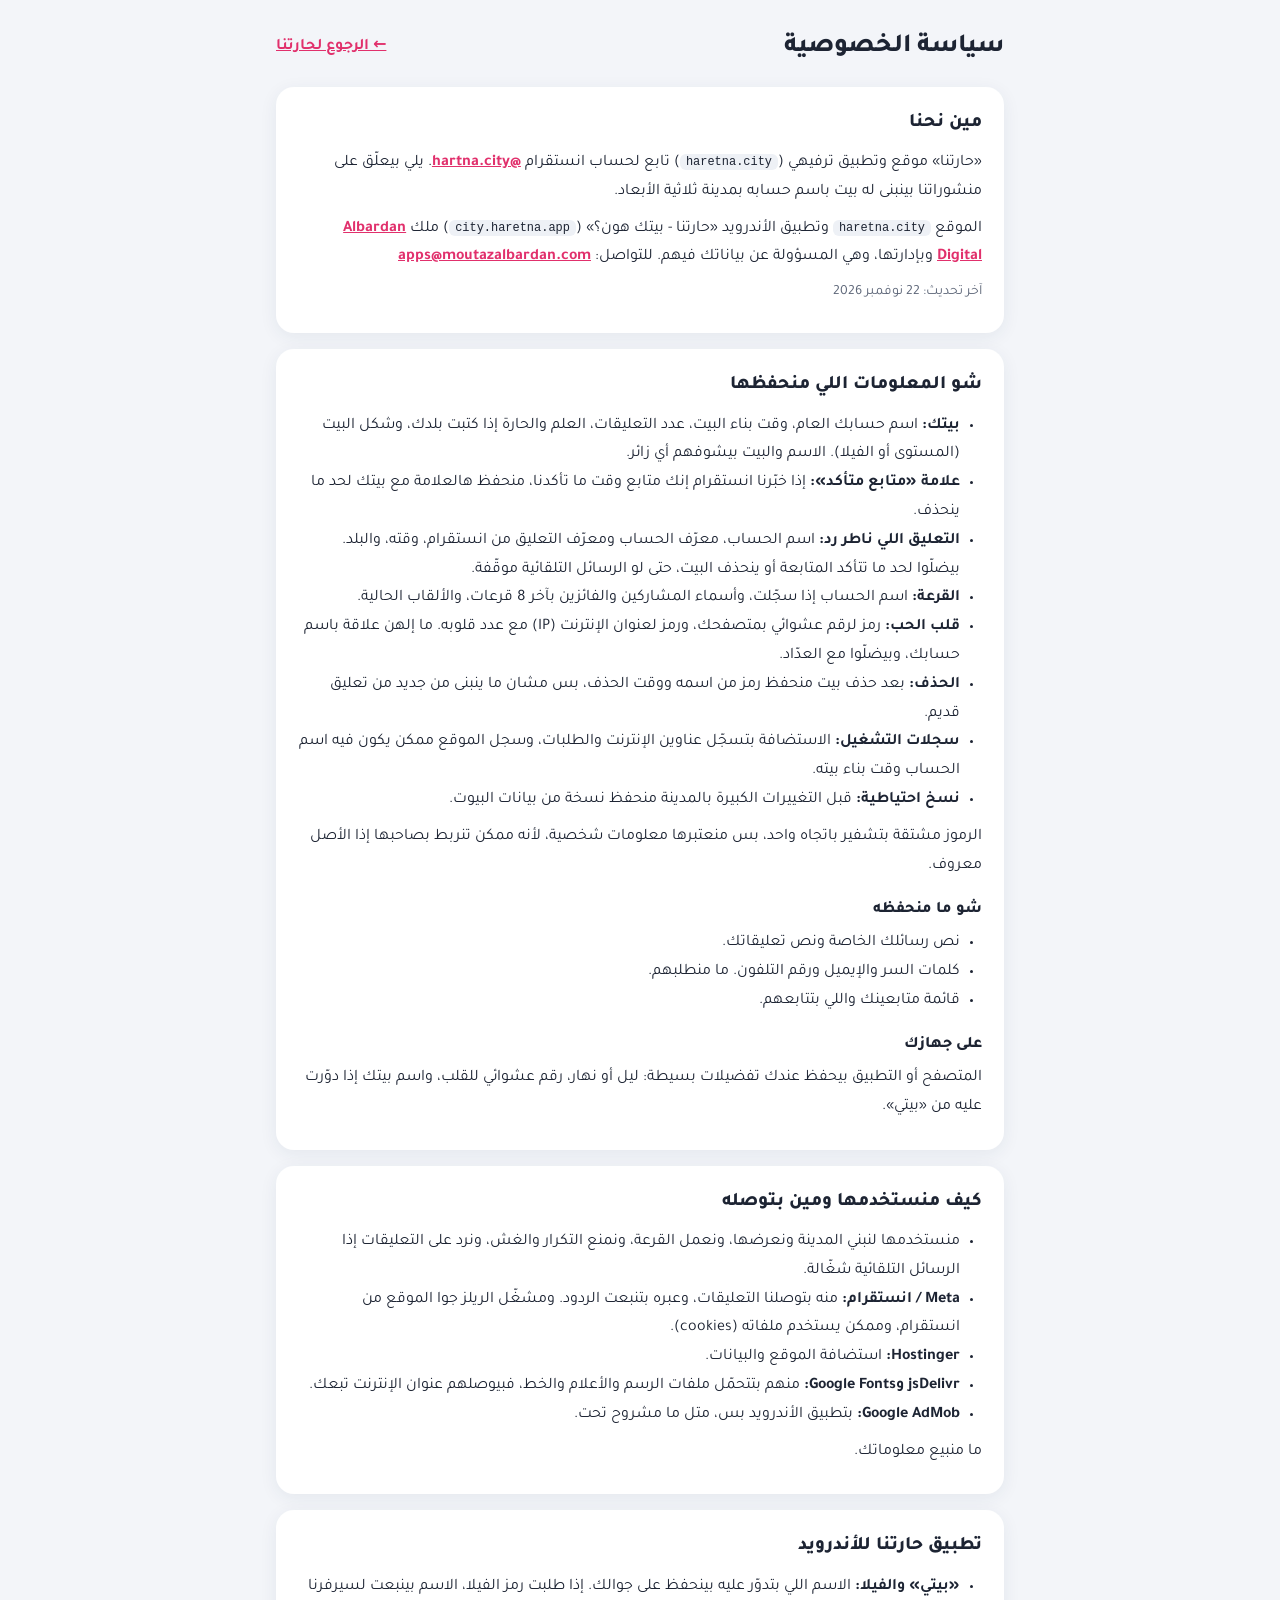
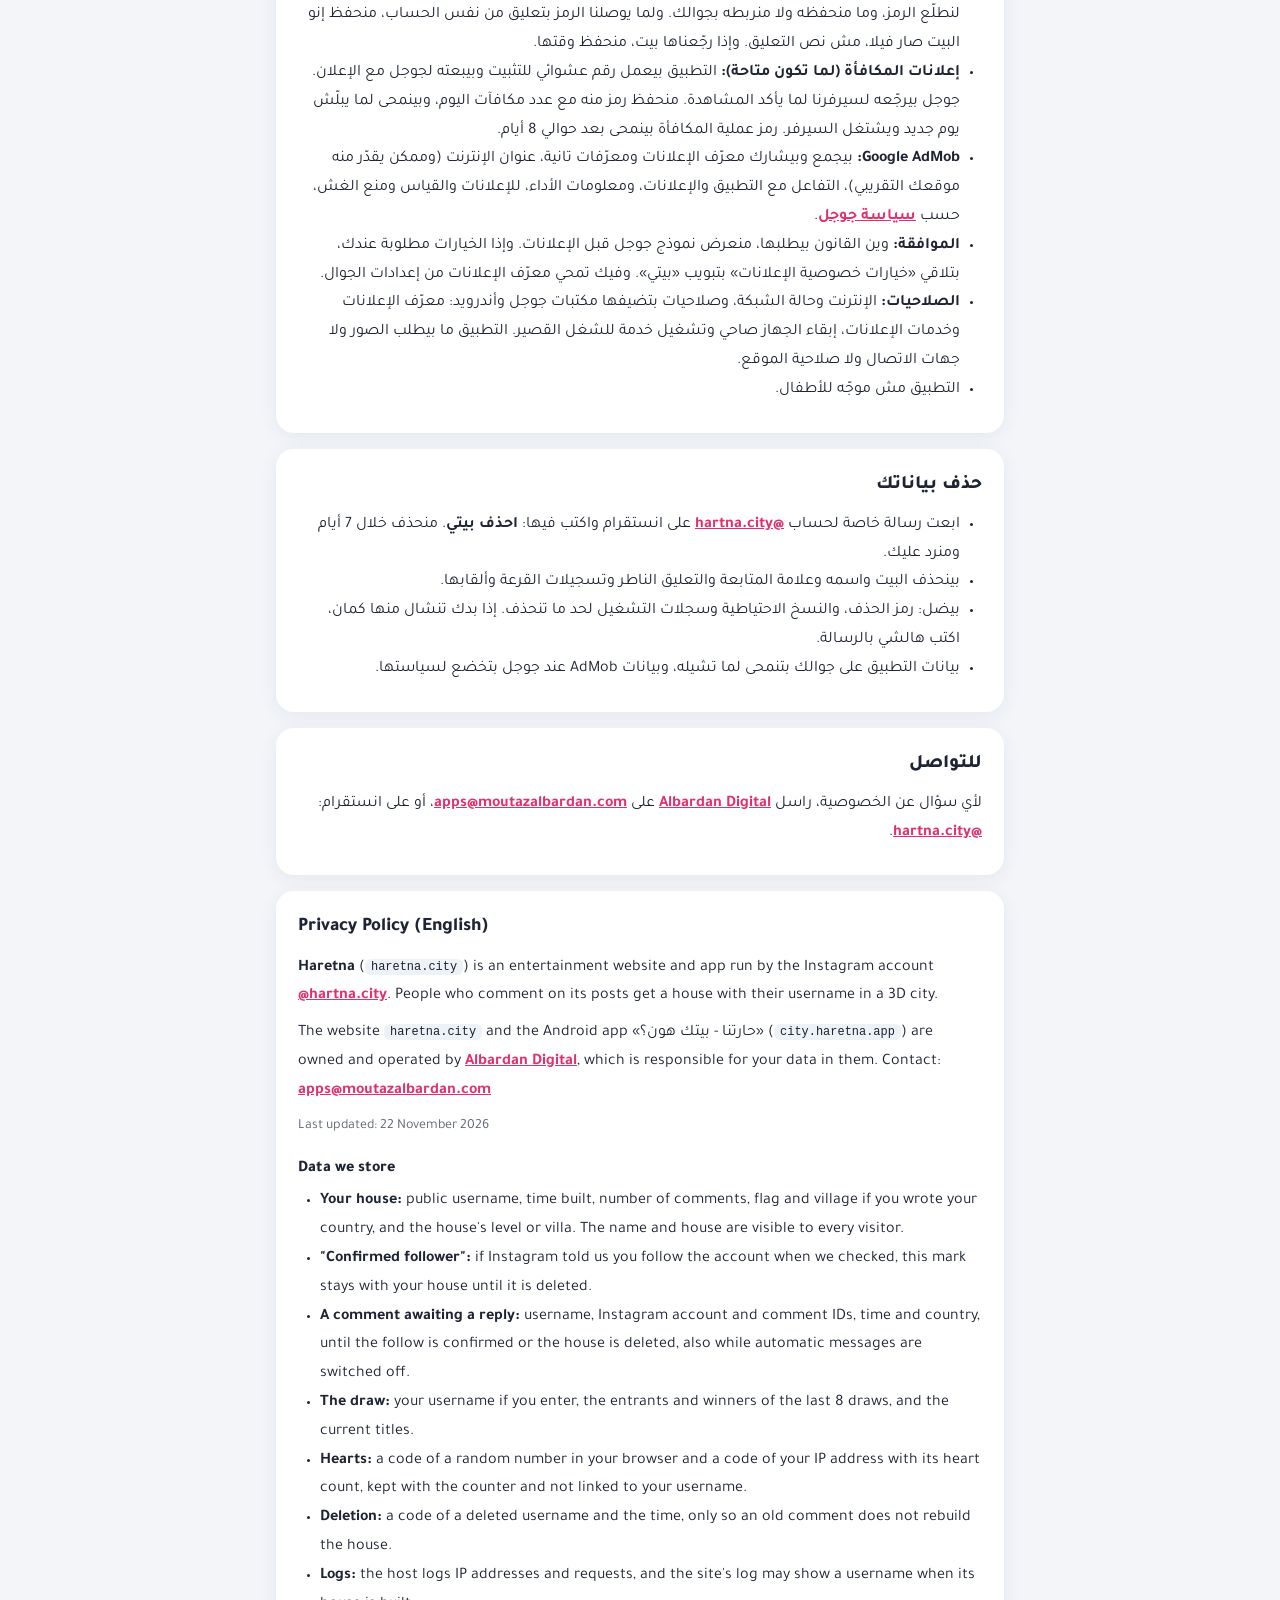
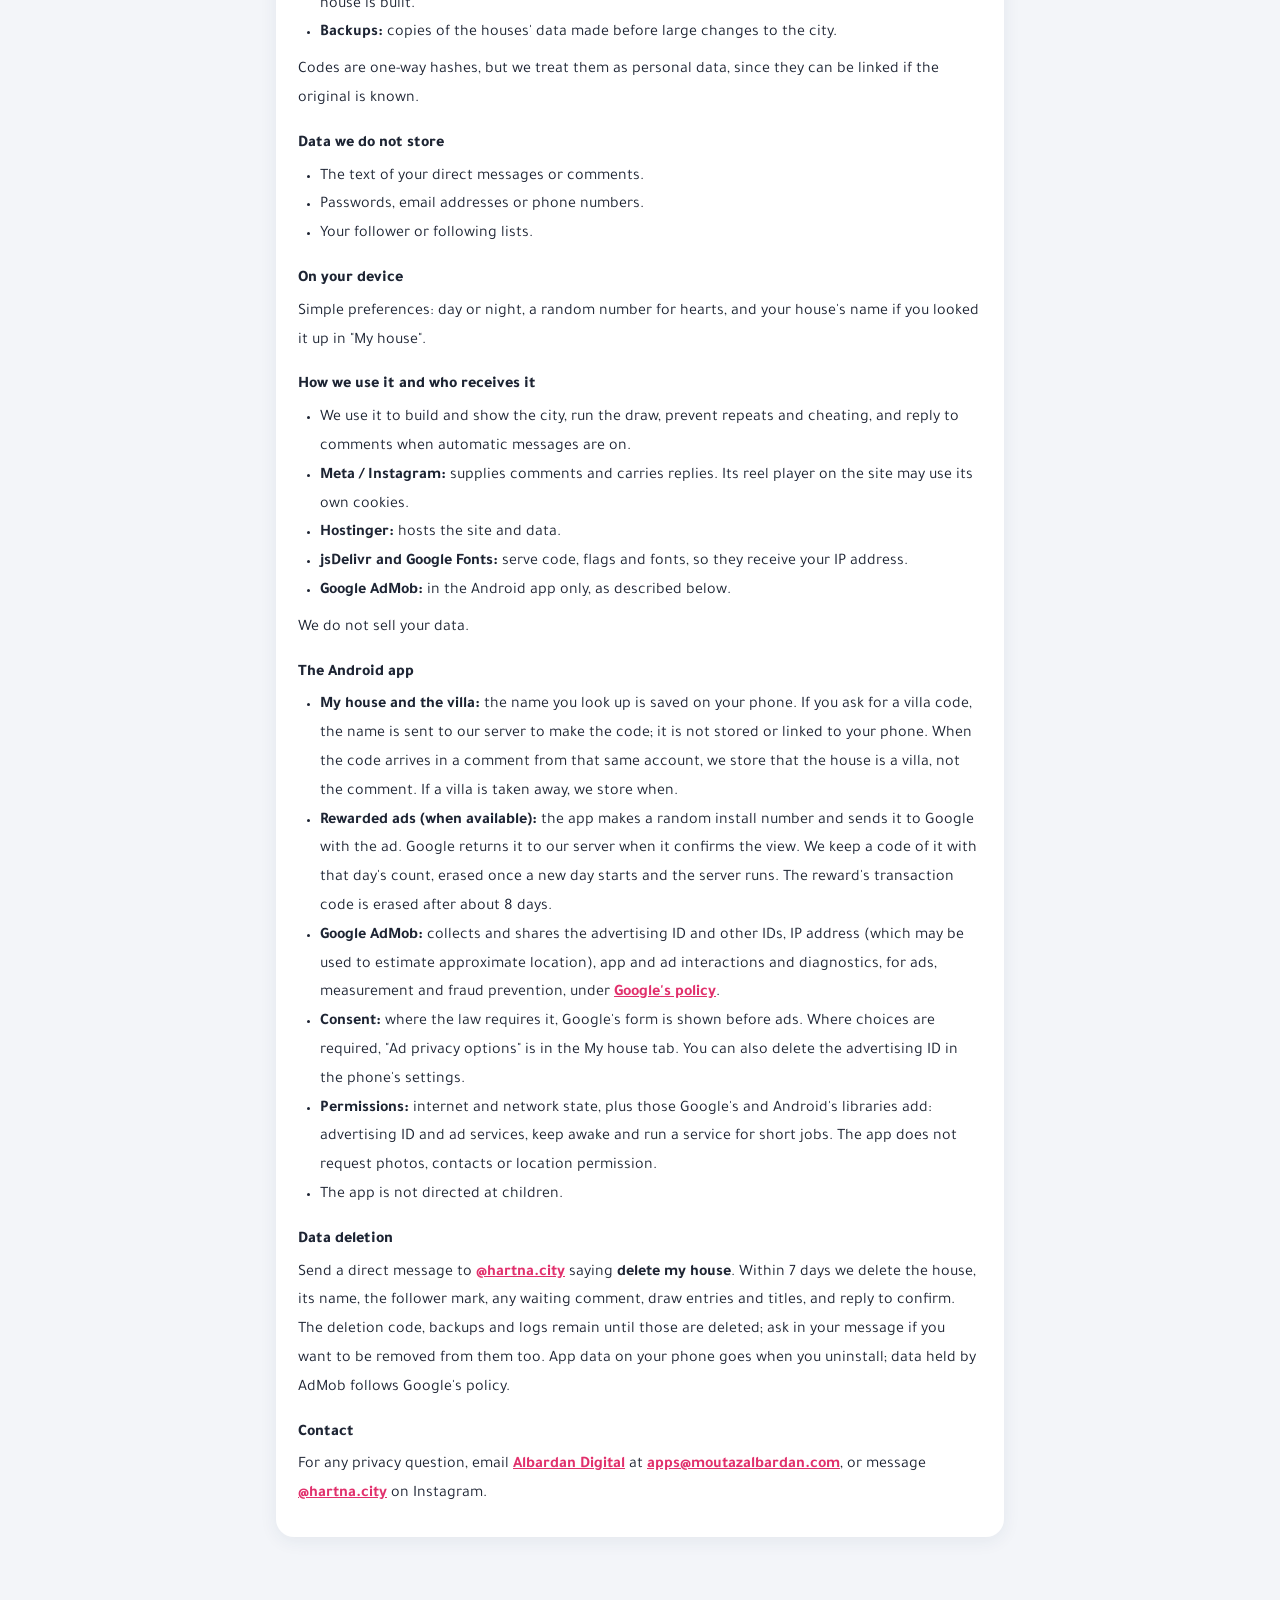
<file: privacy.html>
<!doctype html>
<html lang="ar" dir="rtl">
<head>
<meta charset="utf-8">
<meta name="viewport" content="width=device-width, initial-scale=1">
<title>سياسة الخصوصية — حارتنا</title>
<link rel="preconnect" href="https://fonts.googleapis.com">
<link rel="preconnect" href="https://fonts.gstatic.com" crossorigin>
<link href="https://fonts.googleapis.com/css2?family=Tajawal:wght@400;500;700;800&display=swap" rel="stylesheet">
<style>
  :root { --ink: #1d2433; --muted: #5d6678; --line: #e3e7ee; --accent: #e1306c; }
  * { box-sizing: border-box; }
  body { margin: 0; background: #f3f5f9; color: var(--ink); font-family: 'Tajawal', system-ui, 'Segoe UI', Tahoma, sans-serif; line-height: 1.8; }
  main { max-width: 760px; margin: 0 auto; padding: 24px 16px 64px; }
  a { color: var(--accent); font-weight: 700; }
  header { display: flex; justify-content: space-between; align-items: center; gap: 12px; flex-wrap: wrap; margin-bottom: 16px; }
  h1 { margin: 0; font-size: 26px; font-weight: 800; }
  section { background: #fff; border-radius: 18px; padding: 20px 22px; margin-bottom: 16px; box-shadow: 0 4px 18px rgba(30,50,90,.07); }
  h2 { margin: 0 0 8px; font-size: 19px; font-weight: 800; }
  h3 { margin: 16px 0 4px; font-size: 16px; font-weight: 800; }
  p, ul { margin: 0 0 8px; }
  ul { padding-inline-start: 22px; }
  .muted { color: var(--muted); font-size: 14px; }
  .en { direction: ltr; text-align: left; }
  .en ul { padding-inline-start: 22px; }
  code { direction: ltr; unicode-bidi: isolate; background: #eef1f6; border-radius: 6px; padding: 1px 6px; font-size: .92em; }
</style>
</head>
<body>
<main>
  <header>
    <h1>سياسة الخصوصية</h1>
    <a href="index.html">← الرجوع لحارتنا</a>
  </header>

  <section>
    <h2>مين نحنا</h2>
    <p>«حارتنا» موقع وتطبيق ترفيهي (<code>haretna.city</code>) تابع لحساب انستقرام <a href="https://www.instagram.com/hartna.city?dmpr=NWNueWcya2c0OHZx" rel="noopener">@hartna.city</a>. يلي بيعلّق على منشوراتنا بينبنى له بيت باسم حسابه بمدينة ثلاثية الأبعاد.</p>
    <p>الموقع <code>haretna.city</code> وتطبيق الأندرويد «حارتنا - بيتك هون؟» (<code>city.haretna.app</code>) ملك <a href="https://moutazalbardan.com" rel="noopener"><bdi dir="ltr">Albardan Digital</bdi></a> وبإدارتها، وهي المسؤولة عن بياناتك فيهم. للتواصل: <a href="mailto:apps@moutazalbardan.com"><bdi dir="ltr">apps@moutazalbardan.com</bdi></a></p>
    <p class="muted">آخر تحديث: 22 نوفمبر 2026</p>
  </section>

  <section>
    <h2>شو المعلومات اللي منحفظها</h2>
    <ul>
      <li><b>بيتك:</b> اسم حسابك العام، وقت بناء البيت، عدد التعليقات، العلم والحارة إذا كتبت بلدك، وشكل البيت (المستوى أو الفيلا). الاسم والبيت بيشوفهم أي زائر.</li>
      <li><b>علامة «متابع متأكد»:</b> إذا خبّرنا انستقرام إنك متابع وقت ما تأكدنا، منحفظ هالعلامة مع بيتك لحد ما ينحذف.</li>
      <li><b>التعليق اللي ناطر رد:</b> اسم الحساب، معرّف الحساب ومعرّف التعليق من انستقرام، وقته، والبلد. بيضلّوا لحد ما تتأكد المتابعة أو ينحذف البيت، حتى لو الرسائل التلقائية موقّفة.</li>
      <li><b>القرعة:</b> اسم الحساب إذا سجّلت، وأسماء المشاركين والفائزين بآخر 8 قرعات، والألقاب الحالية.</li>
      <li><b>قلب الحب:</b> رمز لرقم عشوائي بمتصفحك، ورمز لعنوان الإنترنت (IP) مع عدد قلوبه. ما إلهن علاقة باسم حسابك، وبيضلّوا مع العدّاد.</li>
      <li><b>الحذف:</b> بعد حذف بيت منحفظ رمز من اسمه ووقت الحذف، بس مشان ما ينبنى من جديد من تعليق قديم.</li>
      <li><b>سجلات التشغيل:</b> الاستضافة بتسجّل عناوين الإنترنت والطلبات، وسجل الموقع ممكن يكون فيه اسم الحساب وقت بناء بيته.</li>
      <li><b>نسخ احتياطية:</b> قبل التغييرات الكبيرة بالمدينة منحفظ نسخة من بيانات البيوت.</li>
    </ul>
    <p>الرموز مشتقة بتشفير باتجاه واحد، بس منعتبرها معلومات شخصية، لأنه ممكن تنربط بصاحبها إذا الأصل معروف.</p>
    <h3>شو ما منحفظه</h3>
    <ul>
      <li>نص رسائلك الخاصة ونص تعليقاتك.</li>
      <li>كلمات السر والإيميل ورقم التلفون. ما منطلبهم.</li>
      <li>قائمة متابعينك واللي بتتابعهم.</li>
    </ul>
    <h3>على جهازك</h3>
    <p>المتصفح أو التطبيق بيحفظ عندك تفضيلات بسيطة: ليل أو نهار، رقم عشوائي للقلب، واسم بيتك إذا دوّرت عليه من «بيتي».</p>
  </section>

  <section>
    <h2>كيف منستخدمها ومين بتوصله</h2>
    <ul>
      <li>منستخدمها لنبني المدينة ونعرضها، ونعمل القرعة، ونمنع التكرار والغش، ونرد على التعليقات إذا الرسائل التلقائية شغّالة.</li>
      <li><b>Meta / انستقرام:</b> منه بتوصلنا التعليقات، وعبره بتنبعت الردود. ومشغّل الريلز جوا الموقع من انستقرام، وممكن يستخدم ملفاته (cookies).</li>
      <li><b>Hostinger:</b> استضافة الموقع والبيانات.</li>
      <li><b>jsDelivr وGoogle Fonts:</b> منهم بتتحمّل ملفات الرسم والأعلام والخط، فبيوصلهم عنوان الإنترنت تبعك.</li>
      <li><b>Google AdMob:</b> بتطبيق الأندرويد بس، متل ما مشروح تحت.</li>
    </ul>
    <p>ما منبيع معلوماتك.</p>
  </section>

  <section id="app">
    <h2>تطبيق حارتنا للأندرويد</h2>
    <ul>
      <li><b>«بيتي» والفيلا:</b> الاسم اللي بتدوّر عليه بينحفظ على جوالك. إذا طلبت رمز الفيلا، الاسم بينبعت لسيرفرنا لنطلّع الرمز، وما منحفظه ولا منربطه بجوالك. ولما يوصلنا الرمز بتعليق من نفس الحساب، منحفظ إنو البيت صار فيلا، مش نص التعليق. وإذا رجّعناها بيت، منحفظ وقتها.</li>
      <li><b>إعلانات المكافأة (لما تكون متاحة):</b> التطبيق بيعمل رقم عشوائي للتثبيت وبيبعته لجوجل مع الإعلان. جوجل بيرجّعه لسيرفرنا لما يأكد المشاهدة. منحفظ رمز منه مع عدد مكافآت اليوم، وبينمحى لما يبلّش يوم جديد ويشتغل السيرفر. رمز عملية المكافأة بينمحى بعد حوالي 8 أيام.</li>
      <li><b>Google AdMob:</b> بيجمع وبيشارك معرّف الإعلانات ومعرّفات تانية، عنوان الإنترنت (وممكن يقدّر منه موقعك التقريبي)، التفاعل مع التطبيق والإعلانات، ومعلومات الأداء، للإعلانات والقياس ومنع الغش، حسب <a href="https://policies.google.com/technologies/partner-sites" rel="noopener">سياسة جوجل</a>.</li>
      <li><b>الموافقة:</b> وين القانون بيطلبها، منعرض نموذج جوجل قبل الإعلانات. وإذا الخيارات مطلوبة عندك، بتلاقي «خيارات خصوصية الإعلانات» بتبويب «بيتي». وفيك تمحي معرّف الإعلانات من إعدادات الجوال.</li>
      <li><b>الصلاحيات:</b> الإنترنت وحالة الشبكة، وصلاحيات بتضيفها مكتبات جوجل وأندرويد: معرّف الإعلانات وخدمات الإعلانات، إبقاء الجهاز صاحي وتشغيل خدمة للشغل القصير. التطبيق ما بيطلب الصور ولا جهات الاتصال ولا صلاحية الموقع.</li>
      <li>التطبيق مش موجّه للأطفال.</li>
    </ul>
  </section>

  <section id="delete">
    <h2>حذف بياناتك</h2>
    <ul>
      <li>ابعت رسالة خاصة لحساب <a href="https://www.instagram.com/hartna.city?dmpr=NWNueWcya2c0OHZx" rel="noopener">@hartna.city</a> على انستقرام واكتب فيها: <b>احذف بيتي</b>. منحذف خلال 7 أيام ومنرد عليك.</li>
      <li>بينحذف البيت واسمه وعلامة المتابعة والتعليق الناطر وتسجيلات القرعة وألقابها.</li>
      <li>بيضل: رمز الحذف، والنسخ الاحتياطية وسجلات التشغيل لحد ما تنحذف. إذا بدك تنشال منها كمان، اكتب هالشي بالرسالة.</li>
      <li>بيانات التطبيق على جوالك بتنمحى لما تشيله، وبيانات AdMob عند جوجل بتخضع لسياستها.</li>
    </ul>
  </section>

  <section id="contact">
    <h2>للتواصل</h2>
    <p>لأي سؤال عن الخصوصية، راسل <a href="https://moutazalbardan.com" rel="noopener"><bdi dir="ltr">Albardan Digital</bdi></a> على <a href="mailto:apps@moutazalbardan.com"><bdi dir="ltr">apps@moutazalbardan.com</bdi></a>، أو على انستقرام: <a href="https://www.instagram.com/hartna.city?dmpr=NWNueWcya2c0OHZx" rel="noopener">@hartna.city</a>.</p>
  </section>

  <section class="en" lang="en">
    <h2>Privacy Policy (English)</h2>
    <p><b>Haretna</b> (<code>haretna.city</code>) is an entertainment website and app run by the Instagram account <a href="https://www.instagram.com/hartna.city?dmpr=NWNueWcya2c0OHZx" rel="noopener">@hartna.city</a>. People who comment on its posts get a house with their username in a 3D city.</p>
    <p>The website <code>haretna.city</code> and the Android app <bdi dir="rtl">«حارتنا - بيتك هون؟»</bdi> (<code>city.haretna.app</code>) are owned and operated by <a href="https://moutazalbardan.com" rel="noopener"><bdi dir="ltr">Albardan Digital</bdi></a>, which is responsible for your data in them. Contact: <a href="mailto:apps@moutazalbardan.com"><bdi dir="ltr">apps@moutazalbardan.com</bdi></a></p>
    <p class="muted">Last updated: 22 November 2026</p>

    <h3>Data we store</h3>
    <ul>
      <li><b>Your house:</b> public username, time built, number of comments, flag and village if you wrote your country, and the house's level or villa. The name and house are visible to every visitor.</li>
      <li><b>"Confirmed follower":</b> if Instagram told us you follow the account when we checked, this mark stays with your house until it is deleted.</li>
      <li><b>A comment awaiting a reply:</b> username, Instagram account and comment IDs, time and country, until the follow is confirmed or the house is deleted, also while automatic messages are switched off.</li>
      <li><b>The draw:</b> your username if you enter, the entrants and winners of the last 8 draws, and the current titles.</li>
      <li><b>Hearts:</b> a code of a random number in your browser and a code of your IP address with its heart count, kept with the counter and not linked to your username.</li>
      <li><b>Deletion:</b> a code of a deleted username and the time, only so an old comment does not rebuild the house.</li>
      <li><b>Logs:</b> the host logs IP addresses and requests, and the site's log may show a username when its house is built.</li>
      <li><b>Backups:</b> copies of the houses' data made before large changes to the city.</li>
    </ul>
    <p>Codes are one-way hashes, but we treat them as personal data, since they can be linked if the original is known.</p>

    <h3>Data we do not store</h3>
    <ul>
      <li>The text of your direct messages or comments.</li>
      <li>Passwords, email addresses or phone numbers.</li>
      <li>Your follower or following lists.</li>
    </ul>

    <h3>On your device</h3>
    <p>Simple preferences: day or night, a random number for hearts, and your house's name if you looked it up in "My house".</p>

    <h3>How we use it and who receives it</h3>
    <ul>
      <li>We use it to build and show the city, run the draw, prevent repeats and cheating, and reply to comments when automatic messages are on.</li>
      <li><b>Meta / Instagram:</b> supplies comments and carries replies. Its reel player on the site may use its own cookies.</li>
      <li><b>Hostinger:</b> hosts the site and data.</li>
      <li><b>jsDelivr and Google Fonts:</b> serve code, flags and fonts, so they receive your IP address.</li>
      <li><b>Google AdMob:</b> in the Android app only, as described below.</li>
    </ul>
    <p>We do not sell your data.</p>

    <h3 id="android-app">The Android app</h3>
    <ul>
      <li><b>My house and the villa:</b> the name you look up is saved on your phone. If you ask for a villa code, the name is sent to our server to make the code; it is not stored or linked to your phone. When the code arrives in a comment from that same account, we store that the house is a villa, not the comment. If a villa is taken away, we store when.</li>
      <li><b>Rewarded ads (when available):</b> the app makes a random install number and sends it to Google with the ad. Google returns it to our server when it confirms the view. We keep a code of it with that day's count, erased once a new day starts and the server runs. The reward's transaction code is erased after about 8 days.</li>
      <li><b>Google AdMob:</b> collects and shares the advertising ID and other IDs, IP address (which may be used to estimate approximate location), app and ad interactions and diagnostics, for ads, measurement and fraud prevention, under <a href="https://policies.google.com/technologies/partner-sites" rel="noopener">Google's policy</a>.</li>
      <li><b>Consent:</b> where the law requires it, Google's form is shown before ads. Where choices are required, "Ad privacy options" is in the My house tab. You can also delete the advertising ID in the phone's settings.</li>
      <li><b>Permissions:</b> internet and network state, plus those Google's and Android's libraries add: advertising ID and ad services, keep awake and run a service for short jobs. The app does not request photos, contacts or location permission.</li>
      <li>The app is not directed at children.</li>
    </ul>

    <h3 id="data-deletion">Data deletion</h3>
    <p>Send a direct message to <a href="https://www.instagram.com/hartna.city?dmpr=NWNueWcya2c0OHZx" rel="noopener">@hartna.city</a> saying <b>delete my house</b>. Within 7 days we delete the house, its name, the follower mark, any waiting comment, draw entries and titles, and reply to confirm. The deletion code, backups and logs remain until those are deleted; ask in your message if you want to be removed from them too. App data on your phone goes when you uninstall; data held by AdMob follows Google's policy.</p>

    <h3>Contact</h3>
    <p>For any privacy question, email <a href="https://moutazalbardan.com" rel="noopener"><bdi dir="ltr">Albardan Digital</bdi></a> at <a href="mailto:apps@moutazalbardan.com"><bdi dir="ltr">apps@moutazalbardan.com</bdi></a>, or message <a href="https://www.instagram.com/hartna.city?dmpr=NWNueWcya2c0OHZx" rel="noopener">@hartna.city</a> on Instagram.</p>
  </section>
</main>
</body>
</html>
</file>
